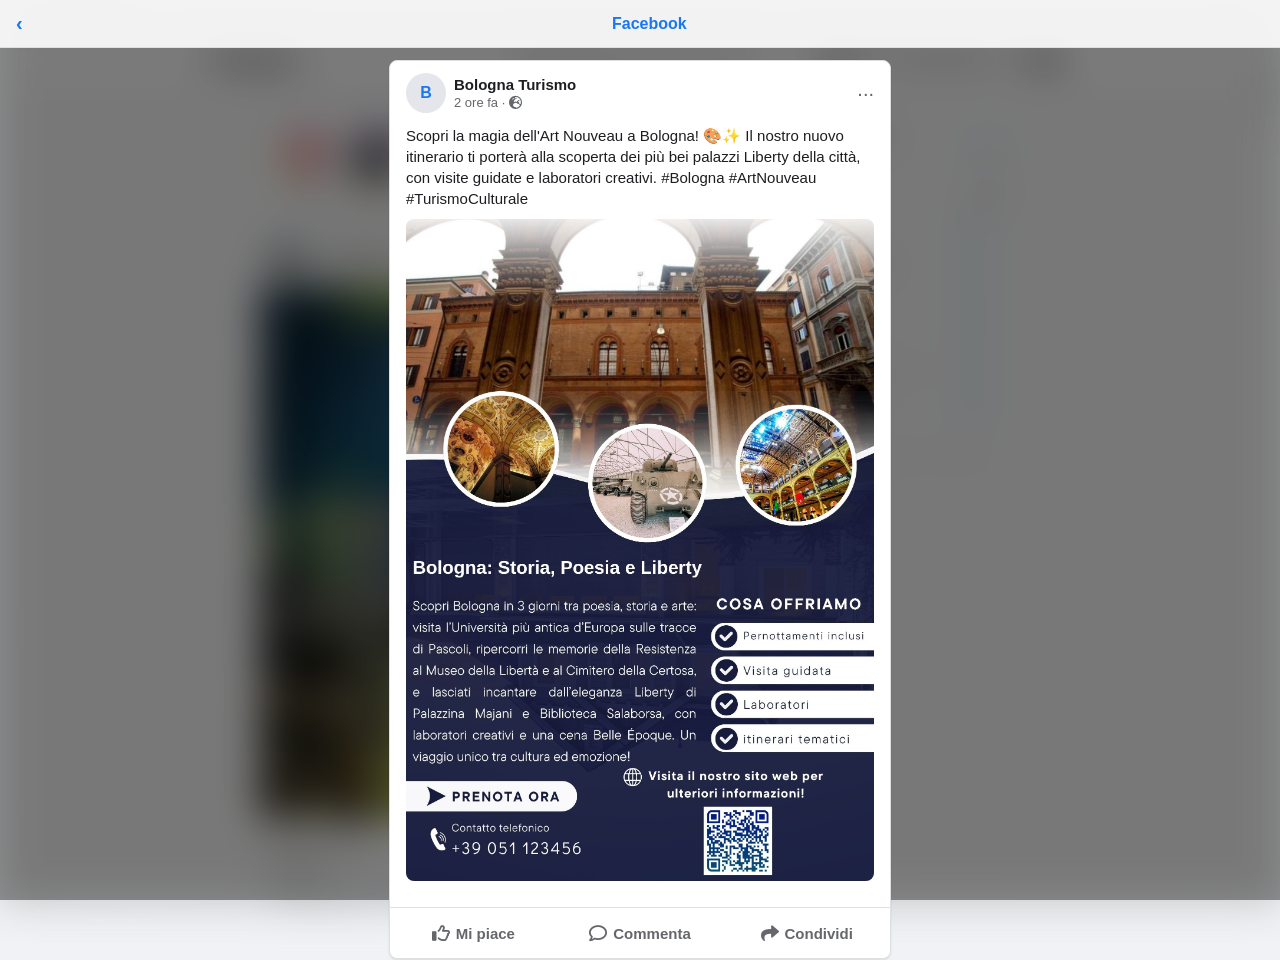
<file: facebook-fake.html>
<!DOCTYPE html>
<html lang="it">
<head>
  <meta charset="UTF-8">
  <meta name="viewport" content="width=device-width, initial-scale=1.0">
  <title>Facebook Fake - Bologna Turismo</title>
  <style>
    :root {
      --fb-blue: #1877f2;
      --fb-secondary-text: #65676b;
      --fb-background: #f0f2f5;
      --fb-card-background: #ffffff;
      --fb-border: #dddfe2;
    }
    
    body {
      font-family: Helvetica, Arial, sans-serif;
      margin: 0;
      padding: 0;
      background-color: var(--fb-background);
      color: #1c1e21;
      position: relative;
      min-height: 100vh;
    }

    /* Sfondo sfocato */
    body::before {
      content: '';
      position: fixed;
      top: 0;
      left: 0;
      width: 100%;
      height: 100%;
      background-image: url('Fakepage.jpg');
      background-size: cover;
      background-position: center;
      filter: blur(20px) brightness(0.8);
      z-index: -2;
    }

    /* Overlay scuro */
    body::after {
      content: '';
      position: fixed;
      top: 0;
      left: 0;
      width: 100%;
      height: 100%;
      background-color: rgba(0, 0, 0, 0.4);
      z-index: -1;
    }
    
    /* Header Facebook */
    .facebook-top-bar {
      position: fixed;
      top: 0;
      left: 0;
      width: 100%;
      background-color: rgba(255, 255, 255, 0.9);
      backdrop-filter: blur(10px);
      border-bottom: 1px solid var(--fb-border);
      padding: 12px 16px;
      display: flex;
      align-items: center;
      z-index: 100;
    }
    
    .facebook-back-button {
      color: var(--fb-blue);
      text-decoration: none;
      font-weight: 600;
      font-size: 20px;
      margin-right: 15px;
    }
    
    .facebook-top-title {
      font-weight: 600;
      font-size: 16px;
      color: var(--fb-blue);
      white-space: nowrap;
      overflow: hidden;
      text-overflow: ellipsis;
      flex-grow: 1;
      text-align: center;
      margin-right: 35px; /* Compensa il pulsante indietro */
    }
    
    /* Container principale */
    .facebook-container {
      max-width: 500px;
      width: 100%;
      background: var(--fb-card-background);
      border-radius: 8px;
      overflow: hidden;
      margin: 60px auto 20px;
      box-shadow: 0 1px 2px rgba(0, 0, 0, 0.1);
      border: 1px solid var(--fb-border);
    }
    
    /* Header post */
    .facebook-header {
      display: flex;
      align-items: center;
      padding: 12px 16px;
    }
    
    .facebook-avatar {
      width: 40px;
      height: 40px;
      border-radius: 50%;
      margin-right: 8px;
      background-color: #e4e6eb;
      display: flex;
      align-items: center;
      justify-content: center;
      color: var(--fb-blue);
      font-weight: bold;
    }
    
    .facebook-user-info {
      flex: 1;
    }
    
    .facebook-username {
      font-weight: 600;
      font-size: 15px;
    }
    
    .facebook-post-time {
      font-size: 13px;
      color: var(--fb-secondary-text);
      margin-top: 2px;
    }
    
    .facebook-more {
      color: var(--fb-secondary-text);
      font-size: 20px;
    }
    
    /* Contenuto post */
    .facebook-content {
      padding: 0 16px 12px;
    }
    
    .facebook-text {
      font-size: 15px;
      line-height: 1.4;
      margin-bottom: 10px;
    }
    
    .facebook-image {
      width: 100%;
      height: auto;
      border-radius: 8px;
      margin-bottom: 10px;
    }
    
    /* Azioni */
    .facebook-actions {
      display: flex;
      border-top: 1px solid var(--fb-border);
      padding: 8px 0;
    }
    
    .facebook-action {
      flex: 1;
      display: flex;
      align-items: center;
      justify-content: center;
      color: var(--fb-secondary-text);
      font-size: 15px;
      font-weight: 600;
      padding: 8px 0;
      cursor: pointer;
      transition: background-color 0.2s;
    }
    
    .facebook-action:hover {
      background-color: rgba(0, 0, 0, 0.05);
    }
    
    .facebook-action i {
      margin-right: 6px;
      font-size: 18px;
    }
    
    /* Loader */
    .facebook-loader {
      position: fixed;
      top: 0;
      left: 0;
      width: 100%;
      height: 100%;
      background-color: var(--fb-background);
      display: flex;
      justify-content: center;
      align-items: center;
      z-index: 1000;
    }
    
    .facebook-loader-spinner {
      width: 50px;
      height: 50px;
      border: 3px solid rgba(0, 0, 0, 0.1);
      border-top-color: var(--fb-blue);
      border-radius: 50%;
      animation: spin 1s linear infinite;
    }
    
    @keyframes spin {
      to { transform: rotate(360deg); }
    }
  </style>
  <link rel="stylesheet" href="https://cdnjs.cloudflare.com/ajax/libs/font-awesome/6.0.0-beta3/css/all.min.css">
</head>
<body>
  <!-- Top bar con pulsante torna indietro -->
  <div class="facebook-top-bar">
    <a href="index.html" class="facebook-back-button">‹</a>
    <div class="facebook-top-title">Facebook</div>
  </div>

  <!-- Post Facebook -->
  <div class="facebook-container">
    <div class="facebook-header">
      <div class="facebook-avatar">B</div>
      <div class="facebook-user-info">
        <div class="facebook-username">Bologna Turismo</div>
        <div class="facebook-post-time">2 ore fa · <i class="fas fa-globe-europe"></i></div>
      </div>
      <div class="facebook-more">···</div>
    </div>
    <div class="facebook-content">
      <div class="facebook-text">
        Scopri la magia dell'Art Nouveau a Bologna! 🎨✨ Il nostro nuovo itinerario ti porterà alla scoperta dei più bei palazzi Liberty della città, con visite guidate e laboratori creativi. #Bologna #ArtNouveau #TurismoCulturale
      </div>
      <img src="Post.jpeg" alt="Bologna Art Nouveau" class="facebook-image">
    </div>
    <div class="facebook-actions">
      <div class="facebook-action"><i class="far fa-thumbs-up"></i> Mi piace</div>
      <div class="facebook-action"><i class="far fa-comment"></i> Commenta</div>
      <div class="facebook-action"><i class="fas fa-share"></i> Condividi</div>
    </div>
  </div>

  <!-- Loader -->
  <div class="facebook-loader" style="display: none;">
    <div class="facebook-loader-spinner"></div>
  </div>

  <script src="social_translations.js"></script>
  <script>
    // Mostra il loader per 1.5 secondi (simulazione caricamento)
    document.addEventListener('DOMContentLoaded', function() {
      const loader = document.querySelector('.facebook-loader');
      loader.style.display = 'flex';

      setTimeout(() => {
        loader.style.display = 'none';
      }, 1500);
     
      updateSocialContent(); // Usa la funzione centralizzata
    });
  </script>
</body>
</html>
</file>
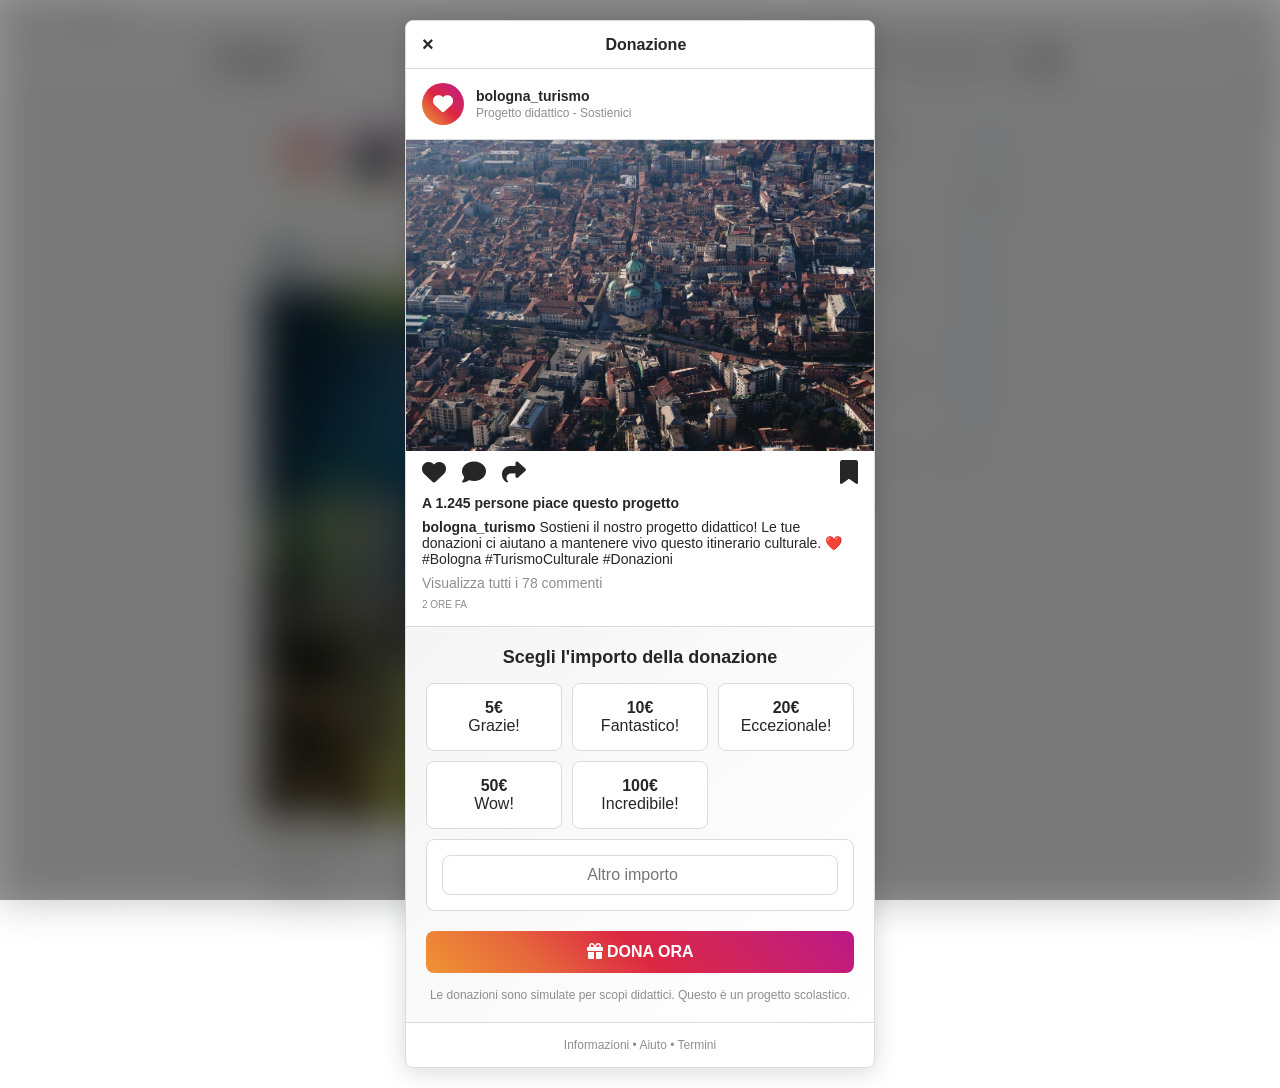
<file: instagram-donation.html>
<!DOCTYPE html>
<html lang="it">
<head>
  <meta charset="UTF-8">
  <meta name="viewport" content="width=device-width, initial-scale=1.0">
  <title data-translate="donation_title">Supporta il progetto Bologna Turismo</title>
  <link rel="stylesheet" href="https://cdnjs.cloudflare.com/ajax/libs/font-awesome/6.4.0/css/all.min.css">
  <style>
    :root {
      --ig-primary-background: #ffffff;
      --ig-secondary-background: #fafafa;
      --ig-primary-text: #262626;
      --ig-secondary-text: #8e8e8e;
      --ig-primary-button: #0095f6;
      --ig-border: #dbdbdb;
      --ig-error: #ed4956;
      --ig-highlight-background: #efefef;
    }

    * {
      margin: 0;
      padding: 0;
      box-sizing: border-box;
      font-family: -apple-system, BlinkMacSystemFont, 'Segoe UI', Roboto, Helvetica, Arial, sans-serif;
    }

    body {
      position: relative;
      min-height: 100vh;
      display: flex;
      justify-content: center;
      align-items: center;
      padding: 20px;
      color: var(--ig-primary-text); /* Mantieni il colore del testo */
    }

    body::before {
      content: '';
      position: fixed;
      top: 0;
      left: 0;
      width: 100%;
      height: 100%;
      background-image: url('Fakepage.jpg');
      background-size: cover;
      background-position: center;
      filter: blur(20px) brightness(0.8);
      z-index: -2;
    }

    body::after {
      content: '';
      position: fixed;
      top: 0;
      left: 0;
      width: 100%;
      height: 100%;
      background-color: rgba(0, 0, 0, 0.4);
      z-index: -1;
    }

    .instagram-container {
      max-width: 470px;
      width: 100%;
      background: var(--ig-primary-background);
      border: 1px solid var(--ig-border);
      border-radius: 8px;
      overflow: hidden;
      box-shadow: 0 4px 24px rgba(0, 0, 0, 0.15);
    }

    .instagram-top-bar {
      position: sticky;
      top: 0;
      background: rgba(255, 255, 255, 0.9);
      backdrop-filter: blur(10px);
      border-bottom: 1px solid var(--ig-border);
      padding: 12px 16px;
      display: flex;
      justify-content: space-between;
      align-items: center;
      z-index: 100;
    }

    .instagram-back-button {
      color: var(--ig-primary-text);
      text-decoration: none;
      font-weight: 600;
      font-size: 20px;
    }

    .instagram-top-title {
      font-weight: 600;
      font-size: 16px;
    }

    .instagram-header {
      display: flex;
      align-items: center;
      padding: 14px 16px;
      border-bottom: 1px solid var(--ig-border);
    }

    .instagram-avatar {
      width: 42px;
      height: 42px;
      border-radius: 50%;
      margin-right: 12px;
      background: linear-gradient(45deg, #f09433, #e6683c, #dc2743, #cc2366, #bc1888);
      display: flex;
      align-items: center;
      justify-content: center;
      color: white;
      font-size: 20px;
    }

    .instagram-user-info {
      flex: 1;
    }

    .instagram-username {
      font-weight: 600;
      font-size: 14px;
    }

    .instagram-subtitle {
      font-size: 12px;
      color: var(--ig-secondary-text);
      margin-top: 2px;
    }

    .instagram-more {
      color: var(--ig-primary-text);
      font-weight: bold;
    }

    .instagram-image {
      width: 100%;
      height: auto;
      display: block;
    }

    .instagram-actions {
      padding: 8px 16px;
      display: flex;
      gap: 16px;
      font-size: 24px;
    }

    .instagram-action {
      cursor: pointer;
      transition: transform 0.2s;
    }

    .instagram-action:hover {
      transform: scale(1.1);
    }

    .instagram-action-save {
      margin-left: auto;
    }

    .instagram-likes {
      padding: 0 16px;
      font-weight: 600;
      font-size: 14px;
      margin-bottom: 8px;
    }

    .instagram-caption {
      padding: 0 16px;
      font-size: 14px;
      margin-bottom: 8px;
    }

    .instagram-caption a {
      color: var(--ig-primary-button);
      text-decoration: none;
      font-weight: 600;
    }

    .instagram-comments {
      padding: 0 16px;
      color: var(--ig-secondary-text);
      font-size: 14px;
      margin-bottom: 8px;
    }

    .instagram-time {
      padding: 0 16px;
      color: var(--ig-secondary-text);
      font-size: 10px;
      text-transform: uppercase;
      margin-bottom: 16px;
    }

    .donation-section {
      padding: 20px;
      background: linear-gradient(135deg, #f5f5f5 0%, #ffffff 100%);
      border-top: 1px solid var(--ig-border);
    }

    .donation-title {
      font-size: 18px;
      font-weight: 600;
      margin-bottom: 15px;
      text-align: center;
    }

    .donation-options {
      display: grid;
      grid-template-columns: repeat(3, 1fr);
      gap: 10px;
      margin-bottom: 20px;
    }

    .donation-option {
      background: white;
      border: 1px solid var(--ig-border);
      border-radius: 8px;
      padding: 15px 10px;
      text-align: center;
      cursor: pointer;
      transition: all 0.3s ease;
    }

    .donation-option:hover {
      border-color: var(--ig-primary-button);
      background: rgba(0, 149, 246, 0.05);
    }

    .donation-amount {
      font-weight: 600;
      font-size: 16px;
    }

    .donation-custom {
      grid-column: span 3;
      padding: 15px;
    }

    .donation-input {
      width: 100%;
      padding: 10px;
      border: 1px solid var(--ig-border);
      border-radius: 8px;
      text-align: center;
      font-size: 16px;
    }

    .donation-button {
      width: 100%;
      padding: 12px;
      background: linear-gradient(45deg, #f09433, #e6683c, #dc2743, #cc2366, #bc1888);
      color: white;
      border: none;
      border-radius: 8px;
      font-weight: 600;
      font-size: 16px;
      cursor: pointer;
      transition: transform 0.2s;
    }

    .donation-button:hover {
      transform: translateY(-2px);
    }

    .donation-note {
      font-size: 12px;
      color: var(--ig-secondary-text);
      text-align: center;
      margin-top: 15px;
    }

    .instagram-footer {
      padding: 15px;
      text-align: center;
      font-size: 12px;
      color: var(--ig-secondary-text);
      border-top: 1px solid var(--ig-border);
    }

    .instagram-footer a {
      color: var(--ig-secondary-text);
      text-decoration: none;
    }

    .loader {
      display: none;
      position: fixed;
      top: 0;
      left: 0;
      width: 100%;
      height: 100%;
      background: rgba(255, 255, 255, 0.9);
      z-index: 1000;
      justify-content: center;
      align-items: center;
      flex-direction: column;
    }

    .loader-spinner {
      width: 50px;
      height: 50px;
      border: 5px solid #f3f3f3;
      border-top: 5px solid #3897f0;
      border-radius: 50%;
      animation: spin 1s linear infinite;
      margin-bottom: 20px;
    }

    .loader-text {
      font-size: 16px;
      color: var(--ig-primary-text);
    }

    @keyframes spin {
      0% { transform: rotate(0deg); }
      100% { transform: rotate(360deg); }
    }

    .success-message {
      display: none;
      text-align: center;
      padding: 20px;
    }

    .success-icon {
      font-size: 60px;
      color: #4CAF50;
      margin-bottom: 20px;
    }

    .success-text {
      font-size: 18px;
      margin-bottom: 20px;
    }

    .back-button {
      padding: 10px 20px;
      background: #3897f0;
      color: white;
      border: none;
      border-radius: 5px;
      cursor: pointer;
    }
  </style>
</head>
<body>
  <div class="instagram-container">
    <div class="instagram-top-bar">
      <a href="index.html" class="instagram-back-button">&times;</a>
      <div class="instagram-top-title" data-translate="donation_header">Donazione</div>
      <div class="instagram-top-more"></div>
    </div>

    <div class="instagram-header">
      <div class="instagram-avatar">
        <i class="fas fa-heart"></i>
      </div>
      <div class="instagram-user-info">
        <div class="instagram-username">bologna_turismo</div>
        <div class="instagram-subtitle" data-translate="project_subtitle">Progetto didattico - Sostienici</div>
      </div>
      <div class="instagram-more"></div>
    </div>

    <img src="donation-hero.jpg" alt="Bologna Turismo" class="instagram-image">

    <div class="instagram-actions">
      <div class="instagram-action"><i class="fas fa-heart"></i></div>
      <div class="instagram-action"><i class="fas fa-comment"></i></div>
      <div class="instagram-action"><i class="fas fa-share"></i></div>
      <div class="instagram-action-save"><i class="fas fa-bookmark"></i></div>
    </div>

    <div class="instagram-likes" data-translate="likes_count">A 1.245 persone piace questo progetto</div>

    <div class="instagram-caption">
      <strong>bologna_turismo</strong> <span data-translate="donation_caption">Sostieni il nostro progetto didattico! Le tue donazioni ci aiutano a mantenere vivo questo itinerario culturale.</span> ❤️ #Bologna #TurismoCulturale #Donazioni
    </div>

    <div class="instagram-comments" data-translate="view_comments">Visualizza tutti i 78 commenti</div>

    <div class="instagram-time" data-translate="time_ago">2 ORE FA</div>

    <div class="donation-section">
      <div class="donation-title" data-translate="choose_amount">Scegli l'importo della donazione</div>
      
      <div class="donation-options">
        <div class="donation-option" onclick="selectAmount(5)">
          <div class="donation-amount">5€</div>
          <div class="donation-text" data-translate="thanks">Grazie!</div>
        </div>
        <div class="donation-option" onclick="selectAmount(10)">
          <div class="donation-amount">10€</div>
          <div class="donation-text" data-translate="fantastic">Fantastico!</div>
        </div>
        <div class="donation-option" onclick="selectAmount(20)">
          <div class="donation-amount">20€</div>
          <div class="donation-text" data-translate="awesome">Eccezionale!</div>
        </div>
        <div class="donation-option" onclick="selectAmount(50)">
          <div class="donation-amount">50€</div>
          <div class="donation-text" data-translate="wow">Wow!</div>
        </div>
        <div class="donation-option" onclick="selectAmount(100)">
          <div class="donation-amount">100€</div>
          <div class="donation-text" data-translate="amazing">Incredibile!</div>
        </div>
        <div class="donation-option donation-custom">
          <input type="number" class="donation-input" data-translate="other_amount_placeholder" placeholder="Altro importo" id="custom-amount">
        </div>
      </div>

      <button class="donation-button" onclick="processDonation()">
        <i class="fas fa-gift"></i> <span data-translate="donate_now">DONA ORA</span>
      </button>

      <div class="donation-note" data-translate="donation_note">
        Le donazioni sono simulate per scopi didattici. Questo è un progetto scolastico.
      </div>
    </div>

    <div class="instagram-footer">
      <a href="#" data-translate="info">Informazioni</a> • <a href="#" data-translate="help">Aiuto</a> • <a href="#" data-translate="terms">Termini</a>
    </div>
  </div>

  <div class="loader" id="loader">
    <div class="loader-spinner"></div>
    <div class="loader-text" data-translate="processing">Elaborazione della donazione...</div>
  </div>

  <div class="success-message" id="success-message">
    <div class="success-icon">
      <i class="fas fa-check-circle"></i>
    </div>
    <div class="success-text" data-translate="thank_you">
      Grazie per il tuo supporto! La tua donazione è stata ricevuta con successo.
    </div>
    <button class="back-button" onclick="window.location.href='index.html'" data-translate="back_home">Torna alla Home</button>
  </div>

  <script src="translations.js"></script>
  <script>
    // Recupera la lingua salvata o usa l'italiano come default
    const lang = localStorage.getItem('preferredLanguage') || 'it';
    
    // Applica le traduzioni al caricamento della pagina
    document.addEventListener('DOMContentLoaded', function() {
      changeLanguage(lang);
    });

    let selectedAmount = 0;

    function selectAmount(amount) {
      selectedAmount = amount;
      document.getElementById('custom-amount').value = '';
      
      // Rimuovi la selezione da tutte le opzioni
      document.querySelectorAll('.donation-option').forEach(option => {
        option.style.borderColor = 'var(--ig-border)';
        option.style.background = 'white';
      });
      
      // Aggiungi la selezione all'opzione cliccata
      event.currentTarget.style.borderColor = 'var(--ig-primary-button)';
      event.currentTarget.style.background = 'rgba(0, 149, 246, 0.05)';
    }

    function processDonation() {
      const customAmount = parseFloat(document.getElementById('custom-amount').value);
      
      if (customAmount && customAmount > 0) {
        selectedAmount = customAmount;
      }
      
      if (selectedAmount <= 0) {
        alert(lang === 'it' ? 'Per favore seleziona un importo valido' :
              lang === 'en' ? 'Please select a valid amount' :
              lang === 'fr' ? 'Veuillez sélectionner un montant valide' :
              'Bitte wählen Sie einen gültigen Betrag');
        return;
      }
      
      // Mostra il loader
      document.getElementById('loader').style.display = 'flex';
      
      // Simula il processo di pagamento
      setTimeout(() => {
        document.getElementById('loader').style.display = 'none';
        document.getElementById('success-message').style.display = 'block';
        
        // Nascondi tutto il contenuto principale
        document.querySelector('.instagram-container').style.display = 'none';
      }, 2500);
    }

    // Gestione dell'input personalizzato
    document.getElementById('custom-amount').addEventListener('input', function() {
      if (this.value) {
        // Rimuovi la selezione da tutte le opzioni
        document.querySelectorAll('.donation-option').forEach(option => {
          option.style.borderColor = 'var(--ig-border)';
          option.style.background = 'white';
        });
        
        selectedAmount = parseFloat(this.value) || 0;
      }
    });

    // Funzione per cambiare lingua
    function changeLanguage(lang) {
      const elements = document.querySelectorAll('[data-translate]');
      elements.forEach(element => {
        const key = element.getAttribute('data-translate');
        const translation = translations[lang] && translations[lang][key];

        if (translation) {
          if (element.tagName === 'INPUT' && element.hasAttribute('placeholder')) {
            element.setAttribute('placeholder', translation);
          } else {
            element.innerHTML = translation;
          }
        }
      });
    }
  </script>
</body>
</html>
</file>
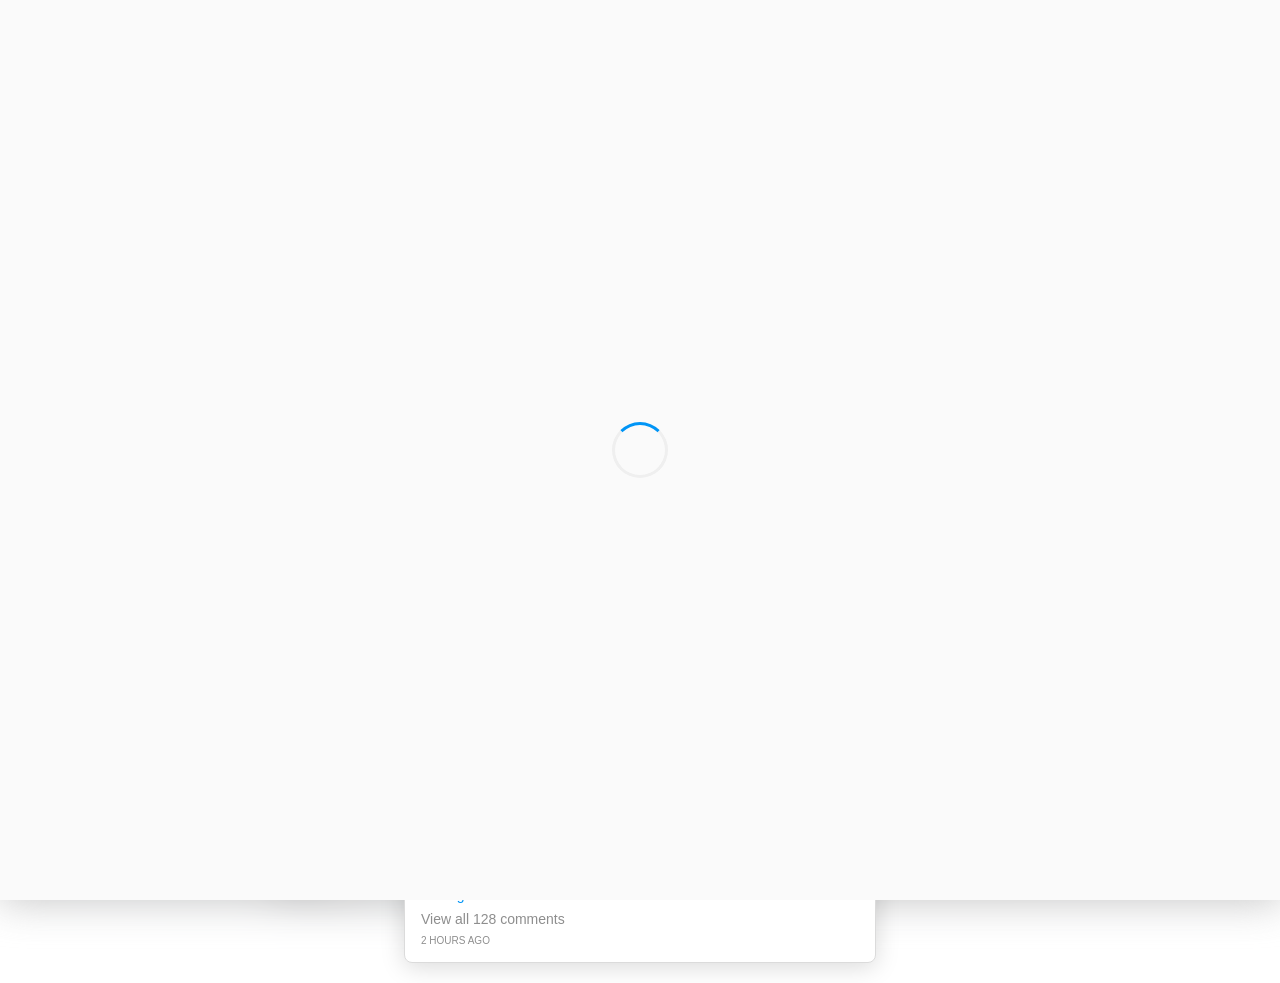
<file: instagram-fake.html>
<!DOCTYPE html>
<html lang="it">
<head>
  <meta charset="UTF-8">
  <meta name="viewport" content="width=device-width, initial-scale=1.0">
  <title>Instagram Fake - Bologna Turismo</title>
  <style>
    :root {
      --ig-primary-text: #262626;
      --ig-secondary-text: #8e8e8e;
      --ig-primary-button: #0095f6;
      --ig-primary-background: #fafafa;
      --ig-secondary-background: #ffffff;
      --ig-border: #dbdbdb;
      --ig-highlight-background: #efefef;
    }
    
    body {
      font-family: -apple-system, BlinkMacSystemFont, "Segoe UI", Roboto, Helvetica, Arial, sans-serif;
      margin: 0;
      padding: 0;
      color: var(--ig-primary-text);
      position: relative;
      min-height: 100vh;
    }

    /* Sfondo sfocato */
    body::before {
      content: '';
      position: fixed;
      top: 0;
      left: 0;
      width: 100%;
      height: 100%;
      background-image: url('Fakepage.jpg');
      background-size: cover;
      background-position: center;
      filter: blur(20px) brightness(0.8);
      z-index: -2;
    }

    /* Overlay scuro */
    body::after {
      content: '';
      position: fixed;
      top: 0;
      left: 0;
      width: 100%;
      height: 100%;
      background-color: rgba(0, 0, 0, 0.4);
      z-index: -1;
    }
    
    /* Header Instagram */
    .instagram-top-bar {
      position: fixed;
      top: 0;
      left: 0;
      width: 100%;
      background-color: rgba(255, 255, 255, 0.8);
      backdrop-filter: blur(10px);
      border-bottom: 1px solid var(--ig-border);
      padding: 12px 16px;
      display: flex;
      justify-content: space-between;
      align-items: center;
      z-index: 100;
    }
    
    .instagram-back-button {
      color: var(--ig-primary-text);
      text-decoration: none;
      font-weight: 600;
      font-size: 14px;
    }
    
    .instagram-top-title {
      font-weight: 600;
      font-size: 16px;
    }
    
    .instagram-top-more {
      width: 24px;
      text-align: center;
    }
    
    /* Container principale */
    .instagram-container {
      max-width: 470px;
      width: 100%;
      background: var(--ig-secondary-background);
      border: 1px solid var(--ig-border);
      border-radius: 8px;
      overflow: hidden;
      margin: 60px auto 20px;
      box-shadow: 0 4px 24px rgba(0, 0, 0, 0.15);
    }
    
    /* Header post */
    .instagram-header {
      display: flex;
      align-items: center;
      padding: 14px 16px;
      border-bottom: 1px solid var(--ig-border);
    }
    
    .instagram-avatar {
      width: 32px;
      height: 32px;
      border-radius: 50%;
      margin-right: 12px;
      background: linear-gradient(45deg, #f09433, #e6683c, #dc2743, #cc2366, #bc1888);
    }
    
    .instagram-username {
      font-weight: 600;
      font-size: 14px;
    }
    
    .instagram-more {
      margin-left: auto;
      font-weight: bold;
    }
    
    /* Immagine post */
    .instagram-image {
      width: 100%;
      height: auto;
      display: block;
    }
    
    /* Azioni */
    .instagram-actions {
      padding: 8px 16px;
      display: flex;
      gap: 16px;
    }
    
    .instagram-action {
      font-size: 24px;
      cursor: pointer;
    }
    
    .instagram-action-save {
      margin-left: auto;
    }
    
    /* Testo post */
    .instagram-likes {
      padding: 0 16px;
      font-weight: 600;
      font-size: 14px;
      margin-bottom: 8px;
    }
    
    .instagram-caption {
      padding: 0 16px;
      font-size: 14px;
      margin-bottom: 8px;
    }
    
    .instagram-caption a {
      color: var(--ig-primary-button);
      text-decoration: none;
    }
    
    .instagram-comments {
      padding: 0 16px;
      color: var(--ig-secondary-text);
      font-size: 14px;
      margin-bottom: 8px;
    }
    
    .instagram-time {
      padding: 0 16px;
      color: var(--ig-secondary-text);
      font-size: 10px;
      text-transform: uppercase;
      margin-bottom: 16px;
    }
    
    /* Loader */
    .instagram-loader {
      position: fixed;
      top: 0;
      left: 0;
      width: 100%;
      height: 100%;
      background-color: var(--ig-primary-background);
      display: flex;
      justify-content: center;
      align-items: center;
      z-index: 1000;
    }
    
    .instagram-loader-spinner {
      width: 50px;
      height: 50px;
      border: 3px solid var(--ig-highlight-background);
      border-top-color: var(--ig-primary-button);
      border-radius: 50%;
      animation: spin 1s linear infinite;
    }
    
    @keyframes spin {
      to { transform: rotate(360deg); }
    }
  </style>
</head>
<body>
  <!-- Top bar con pulsante torna indietro -->
  <div class="instagram-top-bar">
    <a href="index.html" class="instagram-back-button">‹</a>
    <div class="instagram-top-title">bolognaturismo</div>
    <div class="instagram-top-more">...</div>
  </div>

  <!-- Post Instagram -->
  <div class="instagram-container">
    <div class="instagram-header">
      <div class="instagram-avatar"></div>
      <div class="instagram-username">bolognaturismo</div>
      <div class="instagram-more">...</div>
    </div>
    <img src="Post.jpeg" alt="Post Bologna & Art Nouveau" class="instagram-image">
    <div class="instagram-actions">
      <div class="instagram-action">❤️</div>
      <div class="instagram-action">💬</div>
      <div class="instagram-action">↗️</div>
      <div class="instagram-action instagram-action-save">🔖</div>
    </div>
    <div class="instagram-likes">1,234 likes</div>
    <div class="instagram-caption">
      <strong>bolognaturismo</strong> NUOVO LABORATORIO! 🎨✨ Scopri la bellezza dell'Art Nouveau a Bologna con visite guidate e laboratori creativi. <a href="#">#Bologna</a> <a href="#">#ArtNouveau</a> <a href="#">#Cultura</a>
    </div>
    <div class="instagram-comments">View all 128 comments</div>
    <div class="instagram-time">2 hours ago</div>
  </div>

  <!-- Loader -->
  <div class="instagram-loader" style="display: none;">
    <div class="instagram-loader-spinner"></div>
  </div>

  <script src="social_translations.js"></script>
  <script>
    // Mostra il loader per 1.5 secondi (simulazione caricamento)
    document.addEventListener('DOMContentLoaded', function() {
      const loader = document.querySelector('.instagram-loader');
      loader.style.display = 'flex';
      
      setTimeout(() => {
        loader.style.display = 'none';
      }, 1500);

      updateSocialContent(); // Usa la funzione centralizzata
    });
  </script>
</body>
</html>
</file>
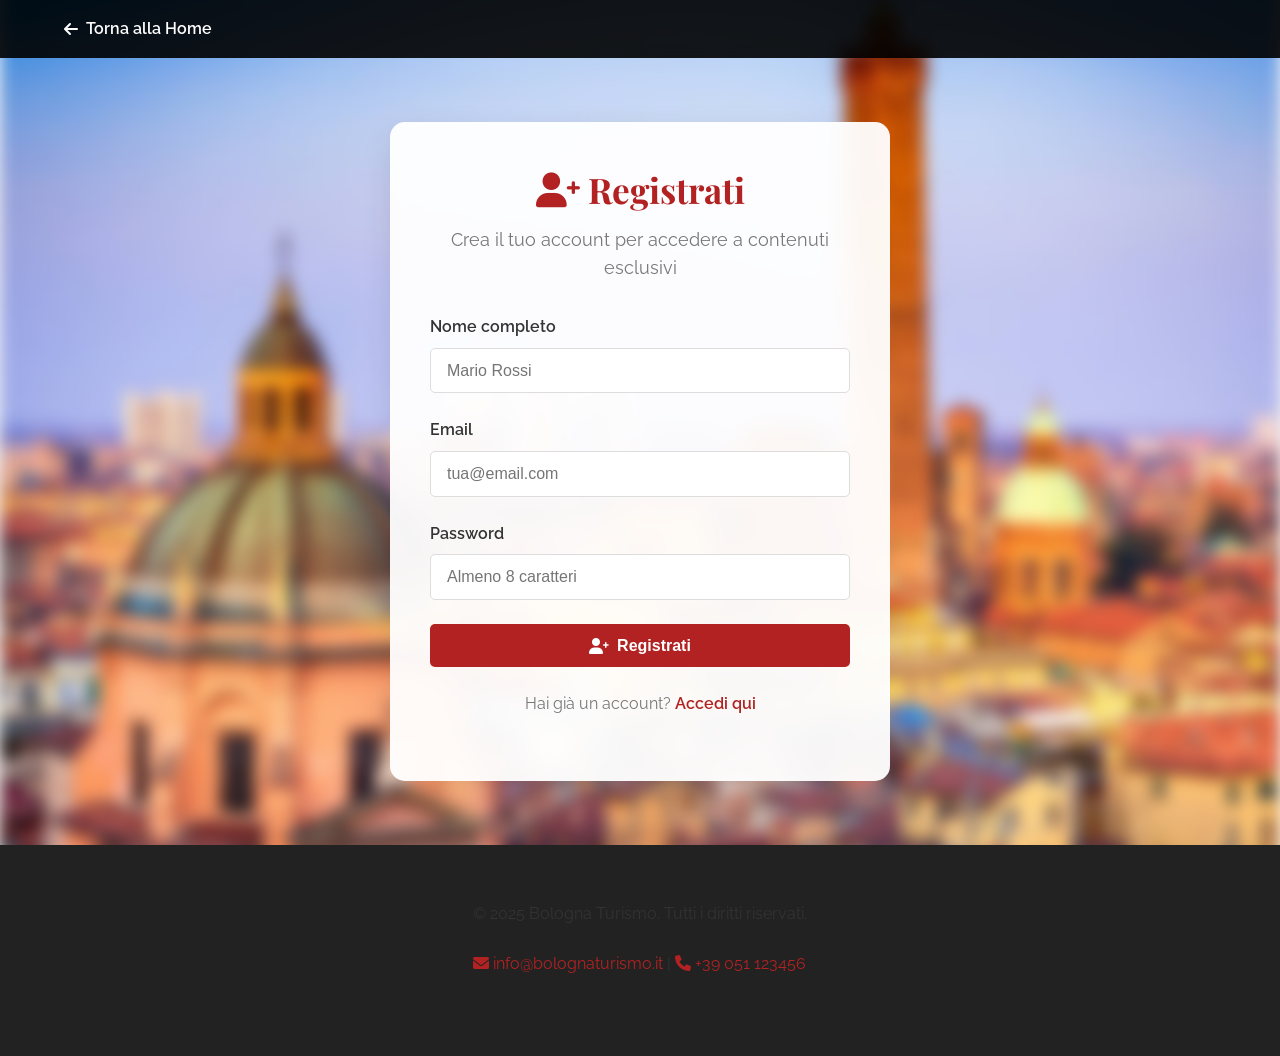
<file: login.html>
<!DOCTYPE html>
<html lang="it">
<head>
  <meta charset="UTF-8">
  <meta name="viewport" content="width=device-width, initial-scale=1.0">
  <title data-translate="login_title">Accesso - Bologna Turismo</title>
  <link rel="stylesheet" href="styles.css">
  <link rel="stylesheet" href="login.css">
  <link href="https://fonts.googleapis.com/css2?family=Playfair+Display:wght@400;700&family=Raleway:wght@400;600&display=swap" rel="stylesheet">
  <link rel="stylesheet" href="https://cdnjs.cloudflare.com/ajax/libs/font-awesome/6.0.0-beta3/css/all.min.css">
</head>
<body>
  <!-- Banner superiore -->
  <div class="login-banner">
    <div class="login-banner-content">
      <a href="index.html" class="back-button">
        <i class="fas fa-arrow-left"></i> <span data-translate="back_button">Torna alla Home</span>
      </a>
    </div>
  </div>

  <!-- Contenuto principale -->
  <main class="login-main">
    <div class="login-container">
      <div class="login-box">
        <!-- Form di Registrazione -->
        <div class="form-container active" id="register-container">
          <div class="login-header">
            <h1><i class="fas fa-user-plus"></i> <span data-translate="register_title">Registrati</span></h1>
            <p data-translate="register_subtitle">Crea il tuo account per accedere a contenuti esclusivi</p>
          </div>
          
          <form id="register-form">
            <div class="form-group">
              <label for="register-name" data-translate="name_label">Nome completo</label>
              <input type="text" id="register-name" placeholder="Mario Rossi" data-translate="name_placeholder" required>
            </div>
            
            <div class="form-group">
              <label for="register-email" data-translate="email_label">Email</label>
              <input type="email" id="register-email" placeholder="tua@email.com" data-translate="email_placeholder" required>
            </div>
            
            <div class="form-group">
              <label for="register-password" data-translate="password_label">Password</label>
              <input type="password" id="register-password" placeholder="Almeno 8 caratteri" data-translate="password_placeholder" required>
            </div>
            
            <button type="submit" class="login-btn">
              <i class="fas fa-user-plus"></i> <span data-translate="register_button">Registrati</span>
            </button>
            
            <p id="register-message" class="message"></p>
          </form>
          
          <p class="toggle-form">
            <span data-translate="login_prompt">Hai già un account?</span> <a href="#" id="show-login" data-translate="login_link">Accedi qui</a>
          </p>
        </div>

        <!-- Form di Login -->
        <div class="form-container" id="login-container">
          <div class="login-header">
            <h1><i class="fas fa-sign-in-alt"></i> <span data-translate="login_title_main">Ben tornato</span></h1>
            <p data-translate="login_subtitle">Accedi al tuo account personale</p>
          </div>
          
          <form id="login-form">
            <div class="form-group">
              <label for="login-email" data-translate="email_label">Email</label>
              <input type="email" id="login-email" placeholder="tua@email.com" data-translate="email_placeholder" required>
            </div>
            
            <div class="form-group">
              <label for="login-password" data-translate="password_label">Password</label>
              <input type="password" id="login-password" placeholder="La tua password" data-translate="password_placeholder" required>
            </div>
            
            <div class="login-actions">
              <div class="remember-me">
                <input type="checkbox" id="remember">
                <label for="remember" data-translate="remember_me">Ricordami</label>
              </div>
              <a href="#" class="forgot-password" data-translate="forgot_password">Password dimenticata?</a>
            </div>
            
            <button type="submit" class="login-btn">
              <i class="fas fa-sign-in-alt"></i> <span data-translate="login_button">Accedi</span>
            </button>
            
            <p id="login-message" class="message"></p>
          </form>
          
          <p class="toggle-form">
            <span data-translate="register_prompt">Non hai un account?</span> <a href="#" id="show-register" data-translate="register_link">Registrati qui</a>
          </p>
        </div>
      </div>
    </div>
  </main>

  <!-- Footer -->
  <footer class="login-footer">
    <div class="container">
      <p data-translate="footer_text">&copy; 2025 Bologna Turismo. Tutti i diritti riservati.</p>
      <p>
        <a href="#"><i class="fas fa-envelope"></i> info@bolognaturismo.it</a> | 
        <a href="#"><i class="fas fa-phone"></i> +39 051 123456</a>
      </p>
    </div>
  </footer>

  <script src="login-translations.js"></script>
  <script src="login.js"></script>
</body>
</html>
</file>
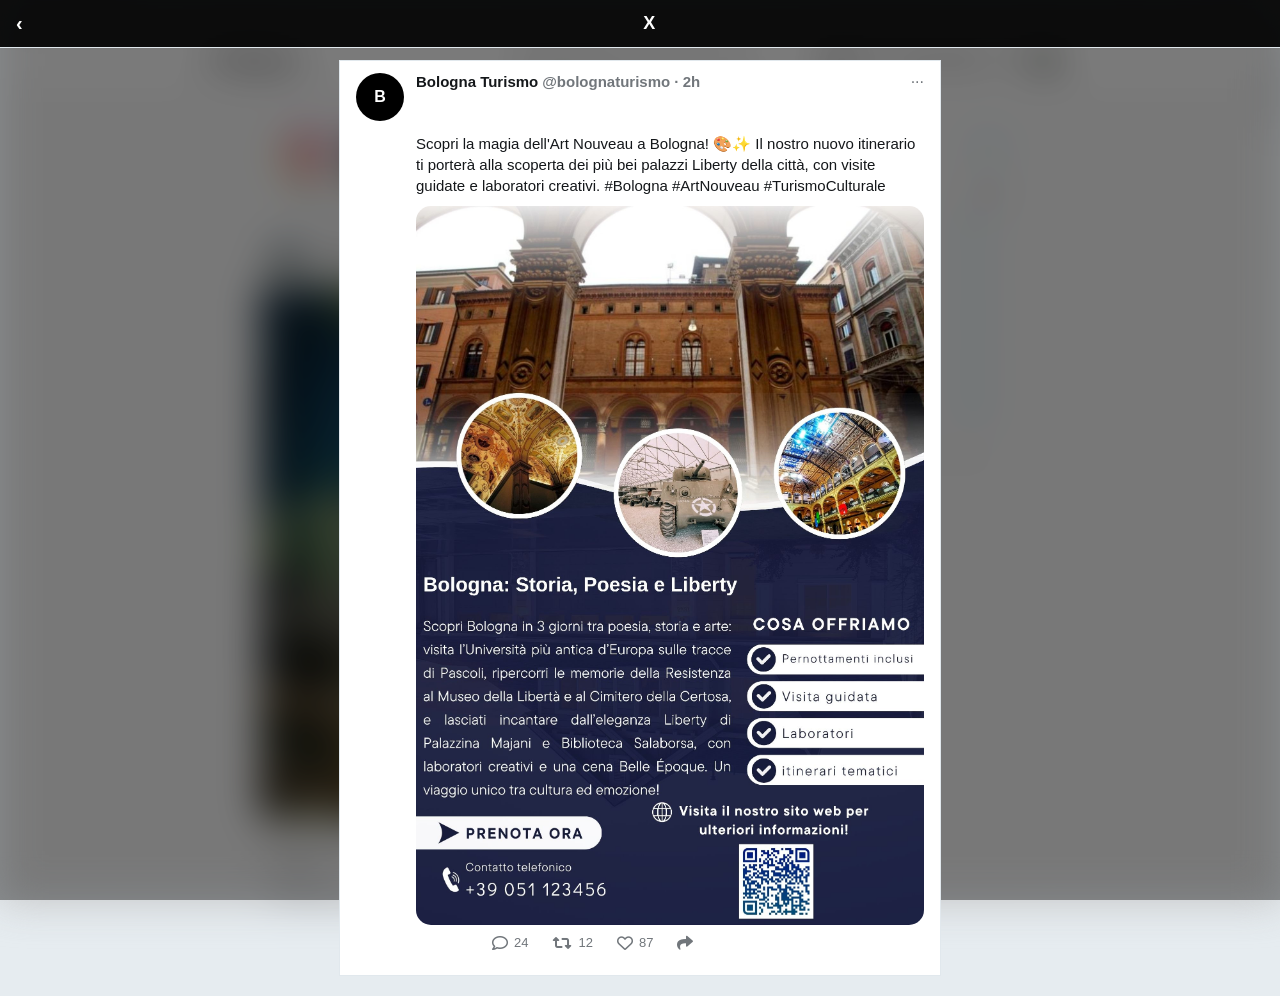
<file: x-fake.html>
<!DOCTYPE html>
<html lang="it">
<head>
  <meta charset="UTF-8">
  <meta name="viewport" content="width=device-width, initial-scale=1.0">
  <title>X Fake - Bologna Turismo</title>
  <style>
    :root {
      --x-black: #000000;
      --x-secondary-text: #71767b;
      --x-background: #e6ecf0;
      --x-card-background: #ffffff;
      --x-border: #e1e8ed;
    }
    
    body {
      font-family: "Segoe UI", Roboto, Helvetica, Arial, sans-serif;
      margin: 0;
      padding: 0;
      background-color: var(--x-background);
      color: #14171a;
      position: relative;
      min-height: 100vh;
    }

    /* Sfondo sfocato */
    body::before {
      content: '';
      position: fixed;
      top: 0;
      left: 0;
      width: 100%;
      height: 100%;
      background-image: url('Fakepage.jpg');
      background-size: cover;
      background-position: center;
      filter: blur(20px) brightness(0.8);
      z-index: -2;
    }

    /* Overlay scuro */
    body::after {
      content: '';
      position: fixed;
      top: 0;
      left: 0;
      width: 100%;
      height: 100%;
      background-color: rgba(0, 0, 0, 0.4);
      z-index: -1;
    }
    
    /* Header X */
    .x-top-bar {
      position: fixed;
      top: 0;
      left: 0;
      width: 100%;
      background-color: rgba(0, 0, 0, 0.9);
      backdrop-filter: blur(10px);
      border-bottom: 1px solid var(--x-border);
      padding: 12px 16px;
      display: flex;
      align-items: center;
      z-index: 100;
    }
    
    .x-back-button {
      color: white;
      text-decoration: none;
      font-weight: 600;
      font-size: 20px;
      margin-right: 15px;
    }
    
    .x-top-title {
      font-weight: 700;
      font-size: 18px;
      color: white;
      white-space: nowrap;
      overflow: hidden;
      text-overflow: ellipsis;
      flex-grow: 1;
      text-align: center;
      margin-right: 35px;
    }
    
    /* Container principale */
    .x-container {
      max-width: 600px;
      width: 100%;
      background: var(--x-card-background);
      border-radius: 0;
      overflow: hidden;
      margin: 60px auto 20px;
      border: 1px solid var(--x-border);
    }
    
    /* Header post */
    .x-header {
      display: flex;
      align-items: flex-start;
      padding: 12px 16px;
    }
    
    .x-avatar {
      width: 48px;
      height: 48px;
      border-radius: 50%;
      margin-right: 12px;
      background-color: var(--x-black);
      display: flex;
      align-items: center;
      justify-content: center;
      color: white;
      font-weight: bold;
    }
    
    .x-user-info {
      flex: 1;
    }
    
    .x-name {
      font-weight: 700;
      font-size: 15px;
      display: flex;
      align-items: center;
    }
    
    .x-username {
      font-size: 15px;
      color: var(--x-secondary-text);
      margin-left: 4px;
    }
    
    .x-post-time {
      font-size: 15px;
      color: var(--x-secondary-text);
      margin-top: 2px;
    }
    
    .x-more {
      color: var(--x-secondary-text);
    }
    
    /* Contenuto post */
    .x-content {
      padding: 0 16px 12px 76px;
    }
    
    .x-text {
      font-size: 15px;
      line-height: 1.4;
      margin-bottom: 10px;
    }
    
    .x-image-container {
      margin: 10px 0;
      border-radius: 15px;
      overflow: hidden;
    }
    
    .x-image {
      width: 100%;
      height: auto;
      display: block;
    }
    
    /* Azioni */
    .x-actions {
      display: flex;
      padding: 0 16px 12px 76px;
      color: var(--x-secondary-text);
      font-size: 13px;
    }
    
    .x-action {
      display: flex;
      align-items: center;
      margin-right: 24px;
      cursor: pointer;
      transition: color 0.2s;
    }
    
    .x-action:hover {
      color: var(--x-black);
    }
    
    .x-action i {
      margin-right: 6px;
      font-size: 16px;
    }
    
    /* Loader */
    .x-loader {
      position: fixed;
      top: 0;
      left: 0;
      width: 100%;
      height: 100%;
      background-color: var(--x-background);
      display: flex;
      justify-content: center;
      align-items: center;
      z-index: 1000;
    }
    
    .x-loader-spinner {
      width: 50px;
      height: 50px;
      border: 3px solid rgba(0, 0, 0, 0.1);
      border-top-color: var(--x-black);
      border-radius: 50%;
      animation: spin 1s linear infinite;
    }
    
    @keyframes spin {
      to { transform: rotate(360deg); }
    }
  </style>
  <link rel="stylesheet" href="https://cdnjs.cloudflare.com/ajax/libs/font-awesome/6.0.0-beta3/css/all.min.css">
</head>
<body>
  <!-- Top bar con pulsante torna indietro -->
  <div class="x-top-bar">
    <a href="index.html" class="x-back-button">‹</a>
    <div class="x-top-title">X</div>
  </div>

  <!-- Post X -->
  <div class="x-container">
    <div class="x-header">
      <div class="x-avatar">B</div>
      <div class="x-user-info">
        <div class="x-name">
          Bologna Turismo <span class="x-username">@bolognaturismo · 2h</span>
        </div>
        <div class="x-post-time"></div>
      </div>
      <div class="x-more">···</div>
    </div>
    <div class="x-content">
      <div class="x-text">
        Scopri la magia dell'Art Nouveau a Bologna! 🎨✨ Il nostro nuovo itinerario ti porterà alla scoperta dei più bei palazzi Liberty della città, con visite guidate e laboratori creativi. #Bologna #ArtNouveau #TurismoCulturale
      </div>
      <div class="x-image-container">
        <img src="Post.jpeg" alt="Bologna Art Nouveau" class="x-image">
      </div>
      <div class="x-actions">
        <div class="x-action"><i class="far fa-comment"></i> 24</div>
        <div class="x-action"><i class="fas fa-retweet"></i> 12</div>
        <div class="x-action"><i class="far fa-heart"></i> 87</div>
        <div class="x-action"><i class="fas fa-share"></i></div>
      </div>
    </div>
  </div>

  <!-- Loader -->
  <div class="x-loader" style="display: none;">
    <div class="x-loader-spinner"></div>
  </div>

  <script src="social_translations.js"></script>
  <script>
    // Mostra il loader per 1.5 secondi (simulazione caricamento)
    document.addEventListener('DOMContentLoaded', function() {
      const loader = document.querySelector('.x-loader');
      loader.style.display = 'flex';
      
      setTimeout(() => {
        loader.style.display = 'none';
      }, 1500);

      updateSocialContent(); // Usa la funzione centralizzata
    });
  </script>
</body>
</html>
</file>
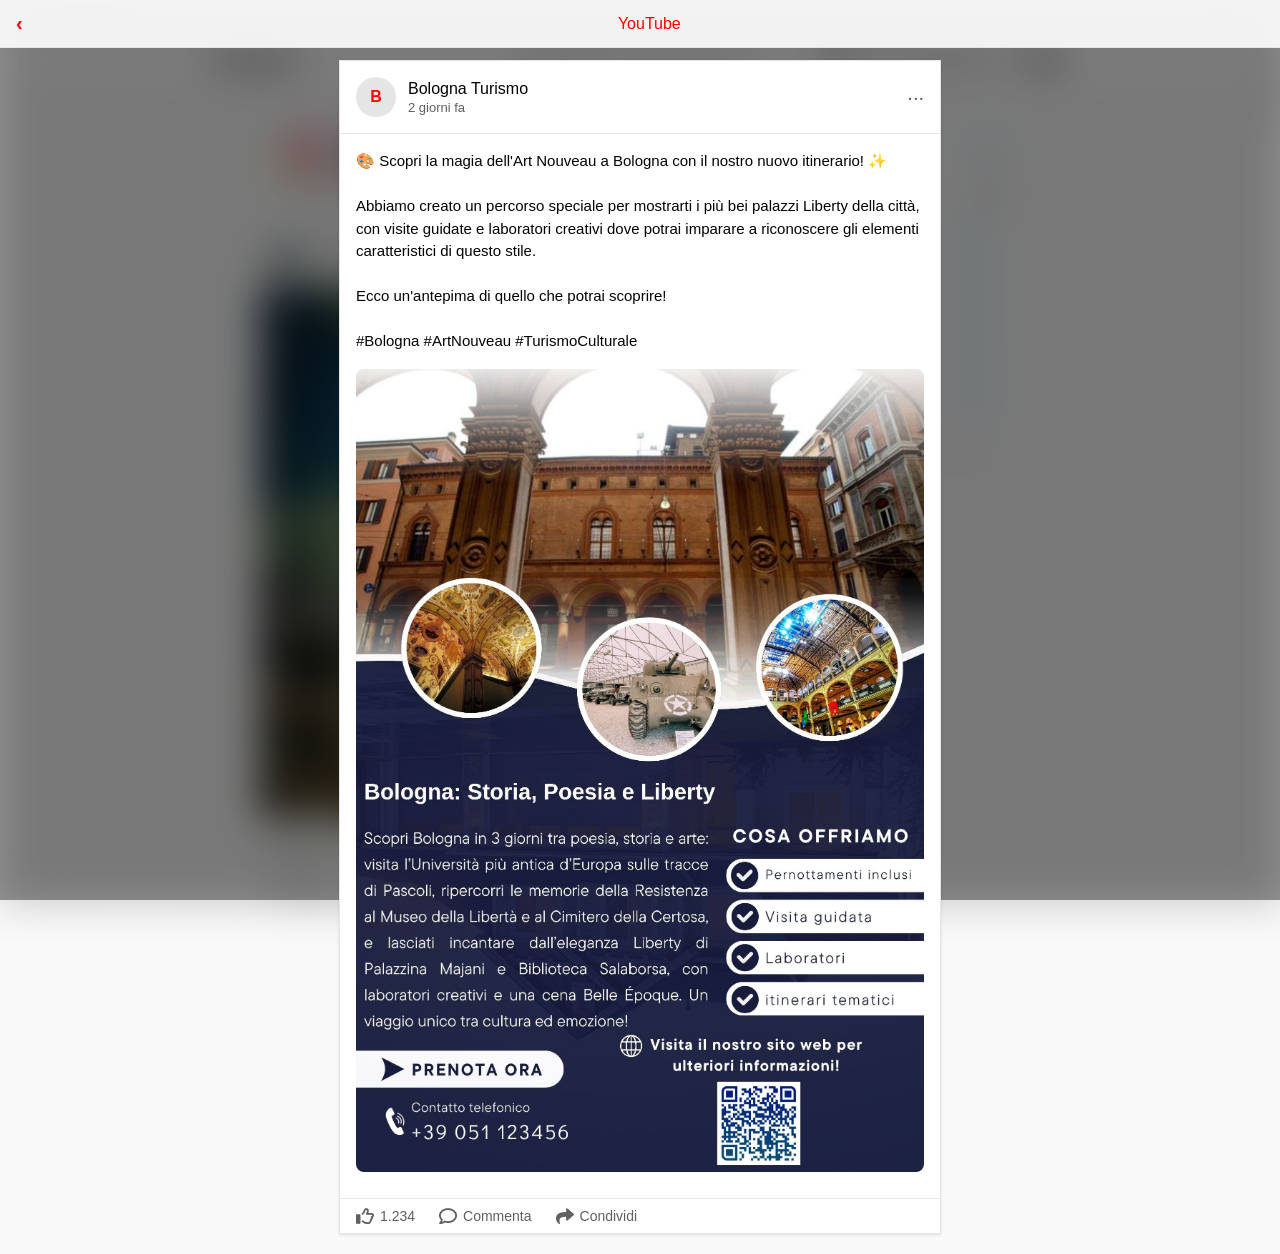
<file: youtube-fake.html>
<!DOCTYPE html>
<html lang="it">
<head>
  <meta charset="UTF-8">
  <meta name="viewport" content="width=device-width, initial-scale=1.0">
  <title>YouTube Fake - Bologna Turismo</title>
  <style>
    :root {
      --yt-red: #ff0000;
      --yt-secondary-text: #606060;
      --yt-background: #f9f9f9;
      --yt-card-background: #ffffff;
      --yt-border: #e5e5e5;
    }
    
    body {
      font-family: "Roboto", Arial, sans-serif;
      margin: 0;
      padding: 0;
      background-color: var(--yt-background);
      color: #030303;
      position: relative;
      min-height: 100vh;
    }

    /* Sfondo sfocato */
    body::before {
      content: '';
      position: fixed;
      top: 0;
      left: 0;
      width: 100%;
      height: 100%;
      background-image: url('Fakepage.jpg');
      background-size: cover;
      background-position: center;
      filter: blur(20px) brightness(0.8);
      z-index: -2;
    }

    /* Overlay scuro */
    body::after {
      content: '';
      position: fixed;
      top: 0;
      left: 0;
      width: 100%;
      height: 100%;
      background-color: rgba(0, 0, 0, 0.4);
      z-index: -1;
    }
    
    /* Header YouTube */
    .youtube-top-bar {
      position: fixed;
      top: 0;
      left: 0;
      width: 100%;
      background-color: rgba(255, 255, 255, 0.9);
      backdrop-filter: blur(10px);
      border-bottom: 1px solid var(--yt-border);
      padding: 12px 16px;
      display: flex;
      align-items: center;
      z-index: 100;
    }
    
    .youtube-back-button {
      color: var(--yt-red);
      text-decoration: none;
      font-weight: 600;
      font-size: 20px;
      margin-right: 15px;
    }
    
    .youtube-top-title {
      font-weight: 500;
      font-size: 16px;
      color: var(--yt-red);
      white-space: nowrap;
      overflow: hidden;
      text-overflow: ellipsis;
      flex-grow: 1;
      text-align: center;
      margin-right: 35px; /* Compensa il pulsante indietro */
    }
    
    /* Container principale */
    .youtube-container {
      max-width: 600px;
      width: 100%;
      background: var(--yt-card-background);
      border-radius: 0;
      overflow: hidden;
      margin: 60px auto 20px;
      box-shadow: 0 1px 3px rgba(0, 0, 0, 0.1);
      border: 1px solid var(--yt-border);
    }
    
    /* Header community post */
    .youtube-header {
      display: flex;
      align-items: center;
      padding: 16px;
      border-bottom: 1px solid var(--yt-border);
    }
    
    .youtube-avatar {
      width: 40px;
      height: 40px;
      border-radius: 50%;
      margin-right: 12px;
      background-color: #e5e5e5;
      display: flex;
      align-items: center;
      justify-content: center;
      color: var(--yt-red);
      font-weight: bold;
    }
    
    .youtube-channel-info {
      flex: 1;
    }
    
    .youtube-channel-name {
      font-weight: 500;
      font-size: 16px;
    }
    
    .youtube-post-time {
      font-size: 13px;
      color: var(--yt-secondary-text);
      margin-top: 2px;
    }
    
    .youtube-more {
      color: var(--yt-secondary-text);
      font-size: 20px;
    }
    
    /* Contenuto community post */
    .youtube-content {
      padding: 16px;
    }
    
    .youtube-text {
      font-size: 15px;
      line-height: 1.5;
      margin-bottom: 16px;
    }
    
    .youtube-image-container {
      margin: 10px 0;
      border-radius: 8px;
      overflow: hidden;
    }
    
    .youtube-image {
      width: 100%;
      height: auto;
      display: block;
    }
    
    /* Azioni */
    .youtube-actions {
      display: flex;
      padding: 8px 16px;
      border-top: 1px solid var(--yt-border);
      color: var(--yt-secondary-text);
    }
    
    .youtube-action {
      display: flex;
      align-items: center;
      margin-right: 24px;
      font-size: 14px;
      cursor: pointer;
    }
    
    .youtube-action i {
      margin-right: 6px;
      font-size: 18px;
    }
    
    .youtube-action-like:hover {
      color: var(--yt-red);
    }
    
    /* Loader */
    .youtube-loader {
      position: fixed;
      top: 0;
      left: 0;
      width: 100%;
      height: 100%;
      background-color: var(--yt-background);
      display: flex;
      justify-content: center;
      align-items: center;
      z-index: 1000;
    }
    
    .youtube-loader-spinner {
      width: 50px;
      height: 50px;
      border: 3px solid rgba(0, 0, 0, 0.1);
      border-top-color: var(--yt-red);
      border-radius: 50%;
      animation: spin 1s linear infinite;
    }
    
    @keyframes spin {
      to { transform: rotate(360deg); }
    }
  </style>
  <link rel="stylesheet" href="https://cdnjs.cloudflare.com/ajax/libs/font-awesome/6.0.0-beta3/css/all.min.css">
</head>
<body>
  <!-- Top bar con pulsante torna indietro -->
  <div class="youtube-top-bar">
    <a href="index.html" class="youtube-back-button">‹</a>
    <div class="youtube-top-title">YouTube</div>
  </div>

  <!-- Community Post YouTube -->
  <div class="youtube-container">
    <div class="youtube-header">
      <div class="youtube-avatar">B</div>
      <div class="youtube-channel-info">
        <div class="youtube-channel-name">Bologna Turismo</div>
        <div class="youtube-post-time">2 giorni fa</div>
      </div>
      <div class="youtube-more">···</div>
    </div>
    <div class="youtube-content">
      <div class="youtube-text">
        🎨 Scopri la magia dell'Art Nouveau a Bologna con il nostro nuovo itinerario! ✨<br><br>
        Abbiamo creato un percorso speciale per mostrarti i più bei palazzi Liberty della città, con visite guidate e laboratori creativi dove potrai imparare a riconoscere gli elementi caratteristici di questo stile.<br><br>
        Ecco un'antepima di quello che potrai scoprire!<br><br>
        #Bologna #ArtNouveau #TurismoCulturale
      </div>
      <div class="youtube-image-container">
        <img src="Post.jpeg" alt="Bologna Art Nouveau" class="youtube-image">
      </div>
    </div>
    <div class="youtube-actions">
      <div class="youtube-action youtube-action-like">
        <i class="far fa-thumbs-up"></i>
        <span>1.234</span>
      </div>
      <div class="youtube-action">
        <i class="far fa-comment"></i>
        <span>Commenta</span>
      </div>
      <div class="youtube-action">
        <i class="fas fa-share"></i>
        <span>Condividi</span>
      </div>
    </div>
  </div>

  <!-- Loader -->
  <div class="youtube-loader" style="display: none;">
    <div class="youtube-loader-spinner"></div>
  </div>

  <script src="social_translations.js"></script>
  <script>
    // Mostra il loader per 1.5 secondi (simulazione caricamento)
    document.addEventListener('DOMContentLoaded', function() {
      const loader = document.querySelector('.youtube-loader');
      loader.style.display = 'flex';
      
      setTimeout(() => {
        loader.style.display = 'none';
      }, 1500);

      updateSocialContent(); // Usa la funzione centralizzata
    });
  </script>
</body>
</html>
</file>
<file: styles.css>
/* Stile generale */
:root {
  --primary-color: #b22222;
  --primary-dark: #8b0000;
  --secondary-color: #333;
  --light-color: #f5f5f5;
  --white: #ffffff;
  --text-color: #333;
  --text-light: #777;
  --transition: all 0.3s ease;
}

/* Sfondo sfocato - AGGIORNATO */
body::before {
  content: '';
  position: fixed;
  top: -60px; /* Estende l'overlay verso l'alto */
  left: 0;
  width: 100%;
  height: calc(100% + 60px); /* Compensa l'estensione */
  background-image: url('sfondo.jpg');
  background-size: cover;
  background-position: center;
  filter: blur(8px);
  z-index: -1;
}

* {
  margin: 0;
  padding: 0;
  box-sizing: border-box;
}

body {
  font-family: 'Raleway', sans-serif;
  font-size: 16px;
  line-height: 1.6;
  color: var(--text-color);
  background-color: var(--light-color);
  position: relative;
  overflow-x: hidden;
  margin: 0;
  padding: 0;
}

h1, h2, h3, h4, h5, h6 {
  font-family: 'Playfair Display', serif;
  font-weight: 700;
  margin-bottom: 1rem;
  color: var(--secondary-color);
}

p {
  margin-bottom: 1.5rem;
  color: var(--text-color);
}

a {
  text-decoration: none;
  color: var(--primary-color);
  transition: var(--transition);
}

a:hover {
  color: var(--primary-dark);
}

.container {
  width: 90%;
  max-width: 1200px;
  margin: 0 auto;
  padding: 2rem 0;
}

.section-header {
  text-align: center;
  margin-bottom: 3rem;
}

.section-header h2 {
  font-size: 2.5rem;
  position: relative;
  display: inline-block;
  padding-bottom: 1rem;
  margin-bottom: 1.5rem;
}

.divider {
  width: 80px;
  height: 4px;
  background: var(--primary-color);
  margin: 0.5rem auto 2rem;
  border-radius: 2px;
}

/* Banner supporto */
.support-banner {
  width: 100%;
  height: 80.39px;
  background: rgba(0, 0, 0, 0.9);
  backdrop-filter: blur(5px);
  display: flex;
  justify-content: center;
  align-items: center;
  position: relative;
  top: 0;
  left: 0;
  z-index: 10;
  box-shadow: 0 2px 10px rgba(0, 0, 0, 0.3);
  padding: 1rem 0;
  transition: var(--transition);
}

.support-banner-content {
  display: flex;
  justify-content: space-between;
  align-items: center;
  width: 90%;
  max-width: 1200px;
}

.support-text {
  color: var(--white);
  font-size: 1rem;
  margin: 0;
  font-weight: 400;
}

.support-button {
  background: var(--primary-color);
  color: var(--white);
  padding: 0.5rem 1.5rem;
  border-radius: 30px;
  font-size: 0.9rem;
  font-weight: 600;
  transition: var(--transition);
  display: flex;
  align-items: center;
  gap: 0.5rem;
}

.support-button:hover {
  background: var(--primary-dark);
  transform: translateY(-2px);
  box-shadow: 0 4px 8px rgba(0, 0, 0, 0.2);
}

/* Sezione Hero */
.hero {
  height: calc(100vh - 60px); /* Altezza viewport meno banner */
  display: flex;
  align-items: center;
  justify-content: center;
  text-align: center;
  color: var(--white);
  position: relative;
  background: url('hero-bg.jpg') no-repeat center center/cover;
  margin-top: 60px;
}

.hero-overlay {
  position: absolute;
  top: -60px;
  left: 0;
  width: 100%;
  height: calc(100% + 60px); /* Compensa l'estensione */
  background: rgba(0, 0, 0, 0.5);
  z-index: 1;
}

.hero-content {
  position: relative;
  z-index: 2;
  padding: 0 2rem;
  max-width: 800px;
  margin: 0 auto;
}

.hero h1 {
  font-size: 4rem;
  margin-bottom: 1.5rem;
  color: var(--white);
  text-shadow: 2px 2px 4px rgba(0, 0, 0, 0.3);
  line-height: 1.2;
}

.hero p {
  font-size: 1.5rem;
  margin-bottom: 2rem;
  color: var(--white);
  font-weight: 300;
}

.cta-button {
  background: var(--primary-color);
  color: var(--white);
  padding: 0.75rem 2rem;
  border-radius: 30px;
  font-size: 1.1rem;
  font-weight: 600;
  transition: var(--transition);
  display: inline-flex;
  align-items: center;
  gap: 0.5rem;
  box-shadow: 0 4px 15px rgba(178, 34, 34, 0.4);
}

.cta-button:hover {
  background: var(--primary-dark);
  transform: translateY(-3px);
  box-shadow: 0 6px 20px rgba(178, 34, 34, 0.5);
}

.scroll-indicator {
  position: absolute;
  bottom: 120px;
  left: 50%;
  transform: translateX(-50%);
  color: var(--white);
  font-size: 1.5rem;
  animation: bounce 2s infinite;
  z-index: 2;
  cursor: pointer;
}

@keyframes bounce {
  0%, 20%, 50%, 80%, 100% {
    transform: translateY(0) translateX(-50%);
  }
  40% {
    transform: translateY(-20px) translateX(-50%);
  }
  60% {
    transform: translateY(-10px) translateX(-50%);
  }
}

/* Sezione Chi siamo */
.chi-siamo {
  background: var(--white);
  padding: 6rem 0;
  position: relative;
}

.chi-siamo::before {
  content: '';
  position: absolute;
  top: -50px;
  left: 0;
  width: 100%;
  height: 100px;
  background: var(--white);
  clip-path: polygon(0 0, 100% 0, 100% 50%, 50% 100%, 0 50%);
}

.chi-siamo p {
  max-width: 800px;
  margin: 0 auto;
  text-align: center;
  font-size: 1.1rem;
  line-height: 1.8;
}

/* Sezione Lavori */
.lavori {
  background: var(--light-color);
  padding: 6rem 0 0;
  position: relative;
  margin-bottom: 0;
}

.sottotitolo-lavori {
  text-align: center;
  font-size: 1.2rem;
  color: var(--text-light);
  margin-bottom: 3rem;
  max-width: 700px;
  margin-left: auto;
  margin-right: auto;
}

/* Aggiungi questo stile alla sezione Il Progetto */
.il-progetto {
  background: #e8e8e8; /* Sfondo leggermente più scuro del bianco puro */
  padding: 6rem 0;
  position: relative;
}

/* Header stile coerente con le altre sezioni */
.il-progetto .section-header {
  text-align: center;
  margin-bottom: 3rem;
}

.il-progetto .section-header h2 {
  font-size: 2.5rem;
  position: relative;
  display: inline-block;
  padding-bottom: 1rem;
  margin-bottom: 1.5rem;
}

.il-progetto .divider {
  width: 80px;
  height: 4px;
  background: var(--primary-color);
  margin: 0.5rem auto 2rem;
  border-radius: 2px;
}

/* Contenuto principale */
.project-content {
  max-width: 1000px;
  margin: 0 auto;
  padding: 0 1.5rem;
}

.project-grid {
  display: grid;
  grid-template-columns: repeat(3, 1fr); /* Forza 3 colonne */
  gap: 1.5rem; /* Spazio ridotto tra le card */
  margin: 3rem 0;
}

.project-card {
  background: var(--white);
  padding: 1.5rem;
  border-radius: 10px;
  box-shadow: 0 3px 10px rgba(0, 0, 0, 0.05);
  transition: var(--transition);
  text-align: center;
  min-height: 280px; /* Altezza uniforme */
  display: flex;
  flex-direction: column;
  justify-content: space-between;
}

.project-card:hover {
  transform: translateY(-5px);
  box-shadow: 0 10px 25px rgba(0, 0, 0, 0.1);
}

.project-card i {
  font-size: 2rem; /* Icone leggermente più piccole */
  color: var(--primary-color);
  margin-bottom: 1rem;
}

.project-card h4 {
  font-size: 1.1rem;
  margin-bottom: 0.8rem;
}

.project-card p {
  font-size: 0.9rem;
}


/* Responsive: su mobile stack verticale */
@media (max-width: 768px) {
  .project-grid {
    grid-template-columns: 1fr;
  }
  
  .project-card {
    min-height: auto;
    padding: 1.2rem;
  }
}

/* Stile giorni */
.giorno {
  background: var(--white);
  border-radius: 15px;
  box-shadow: 0 10px 30px rgba(0, 0, 0, 0.1);
  padding: 2.5rem;
  margin-bottom: 3rem;
  transition: var(--transition);
  position: relative;
  overflow: hidden;
}

.giorno:hover {
  transform: translateY(-5px);
  box-shadow: 0 15px 35px rgba(0, 0, 0, 0.15);
}

.giorno::before {
  content: '';
  position: absolute;
  top: 0;
  left: 0;
  width: 5px;
  height: 100%;
  background: var(--primary-color);
}

.giorno-header {
  margin-bottom: 2rem;
  position: relative;
}

.giorno-header h3 {
  font-size: 1.8rem;
  color: var(--secondary-color);
  margin-bottom: 1.5rem;
}

.giorno-timeline {
  display: flex;
  align-items: center;
  margin-bottom: 1.5rem;
}

.timeline-dot {
  width: 12px;
  height: 12px;
  border-radius: 50%;
  background: #ddd;
  position: relative;
}

.timeline-dot.active {
  background: var(--primary-color);
  transform: scale(1.2);
}

.timeline-line {
  height: 2px;
  background: #ddd;
  flex-grow: 1;
  margin: 0 10px;
}

.giorno-content {
  display: flex;
  flex-direction: column;
  gap: 2rem;
}

@media (min-width: 992px) {
  .giorno-content {
    flex-direction: row;
  }
  
  .giorno-text {
    flex: 1;
  }
  
  .giorno-media {
    flex: 1;
  }
}

.giorno-tappa {
  margin-bottom: 2rem;
  padding-left: 1.5rem;
  border-left: 3px solid #eee;
  transition: var(--transition);
}

.giorno-tappa:hover {
  border-left-color: var(--primary-color);
}

.giorno-tappa h4 {
  font-size: 1.3rem;
  color: var(--secondary-color);
  margin-bottom: 0.75rem;
  display: flex;
  align-items: center;
  gap: 0.5rem;
}

.giorno-tappa h4 i {
  color: var(--primary-color);
}

.highlight {
  background: rgba(178, 34, 34, 0.05);
  padding: 1rem;
  border-radius: 8px;
  border-left: 3px solid var(--primary-color);
  margin: 1rem 0;
}

.highlight i {
  color: var(--primary-color);
  margin-right: 0.5rem;
}

/* Sezione Quote migliorata */
.giorno.quote-section {
  background: linear-gradient(135deg, #f5f5f5 0%, #ffffff 100%);
  border-left: 3px solid var(--primary-color);
  padding: 2.5rem;
  position: relative;
  overflow: hidden;
}

.giorno.quote-section::before {
  content: "€";
  position: absolute;
  right: 20px;
  font-weight: 700;
  color: rgba(178, 34, 34, 0.05);
  font-family: 'Playfair Display', serif;
  z-index: 0;
  left: 0;
  width: 3px;
  height: 100%;
  background: var(--primary-color);
  top: 0;
  right: auto;
  font-size: 0;
}

.quote-content {
  position: relative;
  z-index: 1;
}

.quote-header {
  display: flex;
  flex-direction: column;
  align-items: center;
  margin-bottom: 0.1rem !important;
}

.quote-price {
  font-size: 2.5rem;
  font-weight: 700;
  color: var(--primary-color);
  margin-top: -1.5rem;
  margin-botton: 0.25rem;
  font-family: 'Playfair Display', serif;
  text-align: center;
  position: relative;
  top: -5px;
}

.quote-section .divider {
  margin: 0 auto 0.2rem !important; /* Ridotto da 0.5rem auto 2rem */
}

.timeline-line {
  width: 100%;
  margin: 0.5rem 0;
}

.quote-includes {
  background: rgba(178, 34, 34, 0.05);
  padding: 1.5rem;
  border-radius: 10px;
  margin-bottom: 1.5rem;
  position: relative;
}

.quote-includes::before {
  content: "✓ " attr(data-translate-key);
  position: absolute;
  top: -10px;
  left: 20px;
  background: var(--white);
  padding: 0 10px;
  font-size: 0.9rem;
  font-weight: 600;
  color: var(--primary-color);
}

.quote-excludes {
  background: rgba(0, 0, 0, 0.03);
  padding: 1.5rem;
  border-radius: 10px;
  position: relative;
}

.quote-excludes::before {
  content: "✗ " attr(data-translate-key);
  position: absolute;
  top: -10px;
  left: 20px;
  background: var(--white);
  padding: 0 10px;
  font-size: 0.9rem;
  font-weight: 600;
  color: var(--secondary-color);
}

.quote-cta {
  margin-top: 2rem;
  text-align: center;
}

.quote-cta .cta-button {
  display: inline-flex;
  align-items: center;
  gap: 0.5rem;
}

.quote-section {
  margin-bottom: 4rem;
}

.giorno-image {
  width: 100%;
  height: auto;
  border-radius: 10px;
  overflow: hidden;
  box-shadow: 0 5px 15px rgba(0, 0, 0, 0.1);
  margin-bottom: 1rem;
  position: relative;
}

.giorno-image img {
  width: 100%;
  height: 100%;
  object-fit: cover;
  transition: var(--transition);
}

.giorno-image:hover img {
  transform: scale(1.03);
}

.image-caption {
  font-size: 0.9rem;
  color: var(--text-light);
  text-align: center;
  font-style: italic;
  margin-top: 0.5rem;
}

.map {
  width: 100%;
  height: 400px;
  border-radius: 10px;
  overflow: hidden;
  box-shadow: 0 5px 15px rgba(0, 0, 0, 0.1);
  background: #f8f9fa;
}

/* Sezione Contatti */
.contatti {
  background: var(--secondary-color);
  color: var(--white);
  padding: 6rem 0;
  position: relative;
}

.contatti::before {
  content: '';
  position: absolute;
  top: -50px;
  left: 0;
  width: 100%;
  height: 100px;
  background: linear-gradient(135deg, #f5f5f5 0%, #e0e0e0 100%);
  clip-path: polygon(0 0, 100% 0, 100% 50%, 50% 100%, 0 50%);
  z-index: -1;
}

.contatti h2 {
  color: var(--white);
}

.contatti p {
  color: rgba(255, 255, 255, 0.8);
  max-width: 600px;
  margin: 0 auto 2rem;
}

.social-links {
  display: flex;
  justify-content: center;
  gap: 1.5rem;
  margin-bottom: 2rem;
}

.social-link {
  width: 50px;
  height: 50px;
  border-radius: 50%;
  background: rgba(255, 255, 255, 0.1);
  display: flex;
  align-items: center;
  justify-content: center;
  font-size: 1.2rem;
  color: var(--white);
  transition: var(--transition);
}

.social-link:hover {
  background: var(--primary-color);
  transform: translateY(-5px);
}

.email-link {
  display: inline-flex;
  align-items: center;
  gap: 0.5rem;
  color: var(--white);
  font-size: 1.1rem;
  transition: var(--transition);
}

.email-link:hover {
  color: var(--primary-color);
}

.email-link i {
  font-size: 1.2rem;
}

.email {
  text-align: center;
}

/* Footer */
footer {
  background: #222;
  color: var(--white);
  padding: 4rem 0 0;
  position: relative;
  overflow: hidden;
  margin-top: -1px;
}

.footer-content {
  display: grid;
  grid-template-columns: repeat(auto-fit, minmax(250px, 1fr));
  gap: 2rem;
  margin-bottom: 2rem;
}

.footer-logo h3 {
  font-size: 1.8rem;
  color: var(--white);
  margin-bottom: 0.5rem;
}

.footer-logo p {
  color: rgba(255, 255, 255, 0.7);
  font-size: 0.9rem;
}

.footer-links h4 {
  font-size: 1.3rem;
  color: var(--white);
  margin-bottom: 1.5rem;
  position: relative;
  padding-bottom: 0.5rem;
}

.footer-links h4::after {
  content: '';
  position: absolute;
  bottom: 0;
  left: 0;
  width: 50px;
  height: 2px;
  background: var(--primary-color);
}

.footer-links ul {
  list-style: none;
}

.footer-links li {
  margin-bottom: 0.5rem;
}

.footer-links a {
  color: rgba(255, 255, 255, 0.7);
  transition: var(--transition);
}

.footer-links a:hover {
  color: var(--primary-color);
  padding-left: 5px;
}

.footer-newsletter h4 {
  font-size: 1.3rem;
  color: var(--white);
  margin-bottom: 1.5rem;
  position: relative;
  padding-bottom: 0.5rem;
}

.footer-newsletter h4::after {
  content: '';
  position: absolute;
  bottom: 0;
  left: 0;
  width: 50px;
  height: 2px;
  background: var(--primary-color);
}

.footer-newsletter form {
  display: flex;
}

.footer-newsletter input {
  flex: 1;
  padding: 0.75rem 1rem;
  border: none;
  border-radius: 30px 0 0 30px;
  font-size: 0.9rem;
}

.footer-newsletter button {
  background: var(--primary-color);
  color: var(--white);
  border: none;
  padding: 0 1.5rem;
  border-radius: 0 30px 30px 0;
  cursor: pointer;
  transition: var(--transition);
}

.footer-newsletter button:hover {
  background: var(--primary-dark);
}

.footer-bottom {
  text-align: center;
  padding: 1.5rem 0;
  border-top: 1px solid rgba(255, 255, 255, 0.1);
  color: rgba(255, 255, 255, 0.5);
  font-size: 0.9rem;
  position: relative;
  z-index: 1;
}

/* Torna su */
.back-to-top {
  position: fixed;
  bottom: 30px;
  right: 30px;
  width: 50px;
  height: 50px;
  background: var(--primary-color);
  color: var(--white);
  border-radius: 50%;
  display: flex;
  align-items: center;
  justify-content: center;
  font-size: 1.2rem;
  box-shadow: 0 5px 15px rgba(0, 0, 0,)

/* Continuazione del file styles.css */

/* Loader Instagram */
.instagram-loader {
  position: fixed;
  top: 0;
  left: 0;
  width: 100%;
  height: 100%;
  background: rgba(0, 0, 0, 0.9);
  display: flex;
  justify-content: center;
  align-items: center;
  z-index: 9999;
}

.instagram-loader-content {
  text-align: center;
}

.instagram-loader-spinner {
  width: 50px;
  height: 50px;
  border: 3px solid rgba(255, 255, 255, 0.3);
  border-top-color: var(--primary-color);
  border-radius: 50%;
  animation: spin 1s linear infinite;
  margin: 0 auto 1rem;
}

.instagram-loader p {
  color: var(--white);
  font-size: 1.2rem;
}

@keyframes spin {
  to { transform: rotate(360deg); }
}

/* Instagram Fake Page */
.instagram-top-bar {
  position: fixed;
  top: 0;
  left: 0;
  width: 100%;
  background: rgba(255, 255, 255, 0.9);
  backdrop-filter: blur(10px);
  border-bottom: 1px solid var(--ig-border);
  padding: 12px 16px;
  display: flex;
  justify-content: space-between;
  align-items: center;
  z-index: 100;
}

.instagram-back-button {
  color: var(--ig-primary-text);
  text-decoration: none;
  font-weight: 600;
  font-size: 20px;
}

.instagram-top-title {
  font-weight: 600;
  font-size: 16px;
}

.instagram-top-more {
  width: 24px;
  text-align: center;
}

.instagram-container {
  max-width: 470px;
  width: 100%;
  background: var(--ig-secondary-background);
  border: 1px solid var(--ig-border);
  border-radius: 8px;
  overflow: hidden;
  margin: 60px auto 20px;
  box-shadow: 0 4px 24px rgba(0, 0, 0, 0.15);
}

.instagram-header {
  display: flex;
  align-items: center;
  padding: 14px 16px;
  border-bottom: 1px solid var(--ig-border);
}

.instagram-avatar {
  width: 32px;
  height: 32px;
  border-radius: 50%;
  margin-right: 12px;
  background: linear-gradient(45deg, #f09433, #e6683c, #dc2743, #cc2366, #bc1888);
}

.instagram-username {
  font-weight: 600;
  font-size: 14px;
}

.instagram-more {
  margin-left: auto;
  font-weight: bold;
}

.instagram-image {
  width: 100%;
  height: auto;
  display: block;
}

.instagram-actions {
  padding: 8px 16px;
  display: flex;
  gap: 16px;
}

.instagram-action {
  font-size: 24px;
  cursor: pointer;
  transition: transform 0.2s;
}

.instagram-action:hover {
  transform: scale(1.1);
}

.instagram-action-save {
  margin-left: auto;
}

.instagram-likes {
  padding: 0 16px;
  font-weight: 600;
  font-size: 14px;
  margin-bottom: 8px;
}

.instagram-caption {
  padding: 0 16px;
  font-size: 14px;
  margin-bottom: 8px;
}

.instagram-caption a {
  color: var(--ig-primary-button);
  text-decoration: none;
}

.instagram-comments {
  padding: 0 16px;
  color: var(--ig-secondary-text);
  font-size: 14px;
  margin-bottom: 8px;
}

.instagram-time {
  padding: 0 16px;
  color: var(--ig-secondary-text);
  font-size: 10px;
  text-transform: uppercase;
  margin-bottom: 16px;
}

/* Responsive Design */
@media (max-width: 1200px) {
  .hero h1 {
    font-size: 3rem;
  }
  
  .hero p {
    font-size: 1.3rem;
  }
  
  .giorno-header h3 {
    font-size: 1.6rem;
  }
}

@media (max-width: 992px) {
  .giorno-content {
    flex-direction: column;
  }
  
  .giorno-media {
    margin-top: 2rem;
  }
  
  .form-container {
    grid-template-columns: 1fr;
  }
}

@media (max-width: 768px) {
  .hero {
    height: 80vh;
    margin-top: 50px;
  }
  
  .hero h1 {
    font-size: 2.5rem;
  }
  
  .hero p {
    font-size: 1.2rem;
  }
  
  .section-header h2 {
    font-size: 2rem;
  }
  
  .giorno {
    padding: 1.5rem;
  }
  
  .giorno-header h3 {
    font-size: 1.4rem;
  }
  
  .support-banner-content {
    flex-direction: column;
    gap: 0.5rem;
    text-align: center;
  }
  
  .instagram-container {
    margin: 50px auto 20px;
  }
}

@media (max-width: 576px) {
  .hero h1 {
    font-size: 2rem;
  }
  
  .hero p {
    font-size: 1rem;
  }
  
  .cta-button {
    padding: 0.6rem 1.5rem;
    font-size: 1rem;
  }
  
  .giorno-header h3 {
    font-size: 1.3rem;
  }
  
  .instagram-container {
    border-radius: 0;
    margin: 50px 0 0;
  }
}

/* Animazioni */
@keyframes fadeIn {
  from { opacity: 0; }
  to { opacity: 1; }
}

@keyframes slideUp {
  from { 
    opacity: 0;
    transform: translateY(20px);
  }
  to { 
    opacity: 1;
    transform: translateY(0);
  }
}

.fade-in {
  animation: fadeIn 0.5s ease-out;
}

.slide-up {
  animation: slideUp 0.5s ease-out;
}

/* Effetti hover */
.hover-scale {
  transition: transform 0.3s ease;
}

.hover-scale:hover {
  transform: scale(1.03);
}

.hover-shadow {
  transition: box-shadow 0.3s ease;
}

.hover-shadow:hover {
  box-shadow: 0 10px 25px rgba(0, 0, 0, 0.15);
}

/* Popup selezione lingua */
.language-popup {
  display: none;
  position: fixed;
  top: 0;
  left: 0;
  width: 100%;
  height: 100%;
  background-color: rgba(0, 0, 0, 0.8);
  z-index: 9999;
  justify-content: center;
  align-items: center;
  backdrop-filter: blur(5px);
}

.language-popup-content {
  background-color: #fff;
  padding: 2rem;
  border-radius: 15px;
  max-width: 500px;
  width: 90%;
  text-align: center;
  box-shadow: 0 10px 30px rgba(0, 0, 0, 0.2);
  animation: fadeIn 0.5s ease-out;
}

.language-popup h2 {
  color: var(--primary-color);
  margin-bottom: 1rem;
  font-size: 1.8rem;
}

.language-popup p {
  color: var(--text-light);
  margin-bottom: 2rem;
}

.language-options {
  display: grid;
  grid-template-columns: 1fr 1fr;
  gap: 1rem;
}

.language-option {
  background: var(--light-color);
  border: 2px solid var(--primary-color);
  border-radius: 10px;
  padding: 1rem;
  cursor: pointer;
  transition: var(--transition);
  display: flex;
  align-items: center;
  justify-content: center;
  gap: 0.5rem;
}

.language-option:hover {
  background: var(--primary-color);
  color: white;
}

.language-option img {
  width: 20px;
  height: auto;
}

/* Selettore lingua nel footer */
.language-selector-footer {
  margin-top: 1.5rem;
}

.language-selector-footer select {
  width: 100%;
  padding: 0.5rem;
  border-radius: 5px;
  border: 1px solid var(--primary-color);
  background-color: white;
  color: var(--text-color);
  font-family: 'Raleway', sans-serif;
}

/* Animazioni */
@keyframes fadeIn {
  from { opacity: 0; transform: translateY(20px); }
  to { opacity: 1; transform: translateY(0); }
}

/* Stile per il selettore lingua nel support banner */
.support-banner .language-selector {
  margin-right: auto;
  padding-right: 1rem;
}

.support-banner .language-selector select {
  background: transparent;
  color: white;
  border: 1px solid rgba(255, 255, 255, 0.3);
  border-radius: 20px;
  padding: 0.3rem 1rem;
  font-size: 0.9rem;
  cursor: pointer;
  transition: var(--transition);
}

.support-banner .language-selector select:hover {
  border-color: rgba(255, 255, 255, 0.6);
}

.support-banner .language-selector select option {
  background: rgba(0, 0, 0, 0.9);
  color: white;
}

/* Stile per il container delle immagini dell'hotel */
.hotel-images-container {
  display: flex;
  gap: 1rem;
  margin-bottom: 1rem;
  width: 100%;
}

.hotel-image-wrapper {
  flex: 1;
  min-width: 0; /* Per evitare che le immagini si espandano oltre il container */
}

/* Modifiche alle immagini dell'hotel */
.giorno-image {
  width: 100%;
  height: 200px; /* Altezza fissa per uniformità */
  border-radius: 10px;
  overflow: hidden;
  box-shadow: 0 5px 15px rgba(0, 0, 0, 0.1);
  position: relative;
  transition: var(--transition);
}

.giorno-image img {
  width: 100%;
  height: 100%;
  object-fit: cover;
  transition: var(--transition);
}

.giorno-image:hover {
  transform: scale(1.03);
  box-shadow: 0 8px 25px rgba(0, 0, 0, 0.15);
}

.giorno-image:hover img {
  transform: scale(1.1);
}

.image-caption {
  font-size: 0.8rem;
  color: var(--text-light);
  text-align: center;
  font-style: italic;
  margin-top: 0.5rem;
}

/* Responsive per schermi più piccoli */
@media (max-width: 768px) {
  .hotel-images-container {
    flex-direction: column;
  }
  
  .giorno-image {
    height: 150px;
  }
}

/* Collaborazioni - Stile migliorato */
.collaborazioni {
  text-align: center;
  margin: 30px auto;
  padding: 20px 0;
  max-width: 800px;
}

.collaborazioni h4 {
  margin-bottom: 20px;
  font-size: 1.2rem;
  color: rgba(255, 255, 255, 0.7);
  text-transform: uppercase;
  letter-spacing: 1px;
}

.partner-loghi {
  display: flex;
  justify-content: center;
  align-items: flex-end; /* Allinea i loghi in basso */
  gap: 30px;
  flex-wrap: wrap;
}

.partner-loghi a {
  display: flex;
  flex-direction: column;
  align-items: center;
}

/* Logo ANPI con spazio aggiuntivo sotto */
.partner-loghi a[href*="anpi"] {
  padding-bottom: 15px; /* Aggiunge spazio sotto */
}

.partner-loghi img {
  max-height: 50px;
  width: auto;
  max-width: 180px;
  object-fit: contain;
  filter: grayscale(100%) brightness(150%);
  opacity: 0.8;
  transition: all 0.3s ease;
}

.partner-loghi img:hover {
  filter: grayscale(0%) brightness(100%);
  opacity: 1;
  transform: scale(1.05);
}

/* Altezze specifiche per i loghi */
.partner-loghi a[href*="anpi"] img {
  height: 40px; /* Altezza specifica per ANPI */
}

.partner-loghi a[href*="toscana"] img {
  height: 50px; /* Altezza specifica per Regione Toscana */
}

/* Stile per il QR code */
.qr-container {
  text-align: center;
  margin: 0 auto 2.5rem; /* Aumentato spazio sotto */
  position: relative;
  background: rgba(255, 255, 255, 0.1);
  padding: 1rem 1rem 1.2rem;
  border-radius: 12px;
  max-width: 120px;
  transition: all 0.3s ease;
}

.qr-container:hover {
  background: rgba(255, 255, 255, 0.15);
  transform: translateY(-3px);
}

.qr-link {
  display: block;
  margin-top: 0.5rem;
}

.qr-code {
  width: 100px;
  height: 100px;
  border: 3px solid white;
  border-radius: 8px;
  transition: all 0.3s ease;
}

.qr-code:hover {
  transform: scale(1.05);
}

.qr-caption {
  font-size: 0.8rem;
  color: rgba(255, 255, 255, 0.9);
  font-weight: 500;
  line-height: 1.3;
  margin-bottom: 0.8rem; /* Aumentato spazio tra testo e QR */
}

/* Posizionamento nella sezione Contatti */
.contatti .container {
  position: relative;
  padding-bottom: 1.5rem; /* Aggiunto spazio extra nella sezione */
}

.contatti .section-header {
  margin-bottom: 1.5rem;
}

.contatti .qr-container {
  position: absolute;
  top: 0;
  right: 20px;
  margin-top: -1rem;
}

@media (max-width: 768px) {
  .contatti .qr-container {
    position: static;
    margin: 1rem auto 2rem;
    max-width: 100px;
    padding: 0.8rem 0.8rem 1rem; /* Padding più bilanciato */
  }
  
 .contatti p[data-translate="contacts_text"] {
    margin-top: 1rem; /* Spazio aggiuntivo sopra il testo su mobile */
  }

  .qr-caption {
    font-size: 0.75rem;
  }
}

.contatti p[data-translate="contacts_text"] {
  margin-top: 0.5rem; /* Spazio sopra il testo "Restiamo in contatto" */
  padding-top: 0.5rem; /* Spazio aggiuntivo */
}
</file>
<file: login.css>
/* Stili base ereditati da styles.css */
body.login-page {
  display: flex;
  flex-direction: column;
  min-height: 100vh;
  background-color: #f5f5f5;
  margin: 0;
}

/* Banner superiore */
.login-banner {
  width: 100%;
  background: rgba(0, 0, 0, 0.9);
  padding: 1rem 0;
  position: sticky;
  top: 0;
  z-index: 100;
  backdrop-filter: blur(5px);
}

.login-banner-content {
  width: 90%;
  max-width: 1200px;
  margin: 0 auto;
  display: flex;
  justify-content: flex-start;
}

.back-button {
  color: white;
  text-decoration: none;
  font-weight: 600;
  display: inline-flex;
  align-items: center;
  gap: 0.5rem;
  transition: all 0.3s ease;
}

.back-button:hover {
  color: var(--primary-color);
  transform: translateX(-3px);
}

/* Contenuto principale */
.login-main {
  flex: 1;
  display: flex;
  align-items: center;
  justify-content: center;
  padding: 2rem;
  position: relative;
}

.login-container {
  width: 100%;
  max-width: 500px;
}

.login-box {
  background: rgba(255, 255, 255, 0.95);
  backdrop-filter: blur(10px);
  border-radius: 15px;
  padding: 2.5rem;
  box-shadow: 0 10px 30px rgba(0, 0, 0, 0.1);
  transition: all 0.3s ease;
  margin: 2rem 0;
}

.login-box:hover {
  transform: translateY(-5px);
  box-shadow: 0 15px 40px rgba(0, 0, 0, 0.15);
}

/* Intestazione form */
.login-header {
  text-align: center;
  margin-bottom: 2rem;
}

.login-header h1 {
  font-family: 'Playfair Display', serif;
  color: var(--primary-color);
  font-size: 2.2rem;
  margin-bottom: 0.5rem;
  display: flex;
  align-items: center;
  justify-content: center;
  gap: 0.5rem;
}

.login-header p {
  color: var(--text-light);
  font-size: 1.1rem;
}

/* Gestione form */
.form-container {
  display: none;
  animation: fadeIn 0.5s ease-out;
}

.form-container.active {
  display: block;
}

@keyframes fadeIn {
  from { opacity: 0; transform: translateY(10px); }
  to { opacity: 1; transform: translateY(0); }
}

/* Stili form */
.form-group {
  margin-bottom: 1.5rem;
}

.form-group label {
  display: block;
  margin-bottom: 0.5rem;
  font-weight: 600;
  color: var(--secondary-color);
}

.form-group input {
  width: 100%;
  padding: 0.8rem 1rem;
  border: 1px solid #ddd;
  border-radius: 5px;
  font-size: 1rem;
  transition: all 0.3s ease;
}

.form-group input:focus {
  border-color: var(--primary-color);
  outline: none;
  box-shadow: 0 0 0 3px rgba(178, 34, 34, 0.2);
}

/* Pulsanti e azioni */
.login-actions {
  display: flex;
  justify-content: space-between;
  align-items: center;
  margin: 1rem 0;
}

.remember-me {
  display: flex;
  align-items: center;
}

.remember-me input {
  margin-right: 0.5rem;
}

.forgot-password {
  color: var(--primary-color);
  text-decoration: none;
  font-size: 0.9rem;
  transition: all 0.3s ease;
}

.forgot-password:hover {
  color: var(--primary-dark);
  text-decoration: underline;
}

.login-btn {
  width: 100%;
  padding: 0.8rem;
  background: var(--primary-color);
  color: white;
  border: none;
  border-radius: 5px;
  font-size: 1rem;
  font-weight: 600;
  cursor: pointer;
  transition: all 0.3s ease;
  margin-top: 1rem;
  display: flex;
  align-items: center;
  justify-content: center;
  gap: 0.5rem;
}

.login-btn:hover {
  background: var(--primary-dark);
  transform: translateY(-2px);
  box-shadow: 0 4px 15px rgba(178, 34, 34, 0.4);
}

/* Link toggle */
.toggle-form {
  text-align: center;
  margin-top: 1.5rem;
  color: var(--text-light);
}

.toggle-form a {
  color: var(--primary-color);
  font-weight: 600;
  text-decoration: none;
  transition: all 0.3s ease;
}

.toggle-form a:hover {
  color: var(--primary-dark);
  text-decoration: underline;
}

/* Messaggi */
.message {
  padding: 0.75rem;
  border-radius: 5px;
  margin-top: 1rem;
  text-align: center;
  display: none;
}

.message.error {
  background-color: rgba(178, 34, 34, 0.1);
  color: #b22222;
  display: block;
}

.message.success {
  background-color: rgba(40, 167, 69, 0.1);
  color: #28a745;
  display: block;
}

/* Footer */
.login-footer {
  background: #222;
  color: white;
  padding: 1.5rem;
  text-align: center;
  margin-top: auto;
}

.login-footer .container {
  max-width: 1200px;
  margin: 0 auto;
}

.login-footer a {
  color: var(--primary-color);
  text-decoration: none;
  transition: all 0.3s ease;
}

.login-footer a:hover {
  color: white;
}

/* Responsive */
@media (max-width: 768px) {
  .login-main {
    padding: 1rem;
  }
  
  .login-box {
    padding: 1.5rem;
  }
  
  .login-header h1 {
    font-size: 1.8rem;
  }
  
  .login-actions {
    flex-direction: column;
    align-items: flex-start;
    gap: 0.5rem;
  }
}
</file>
